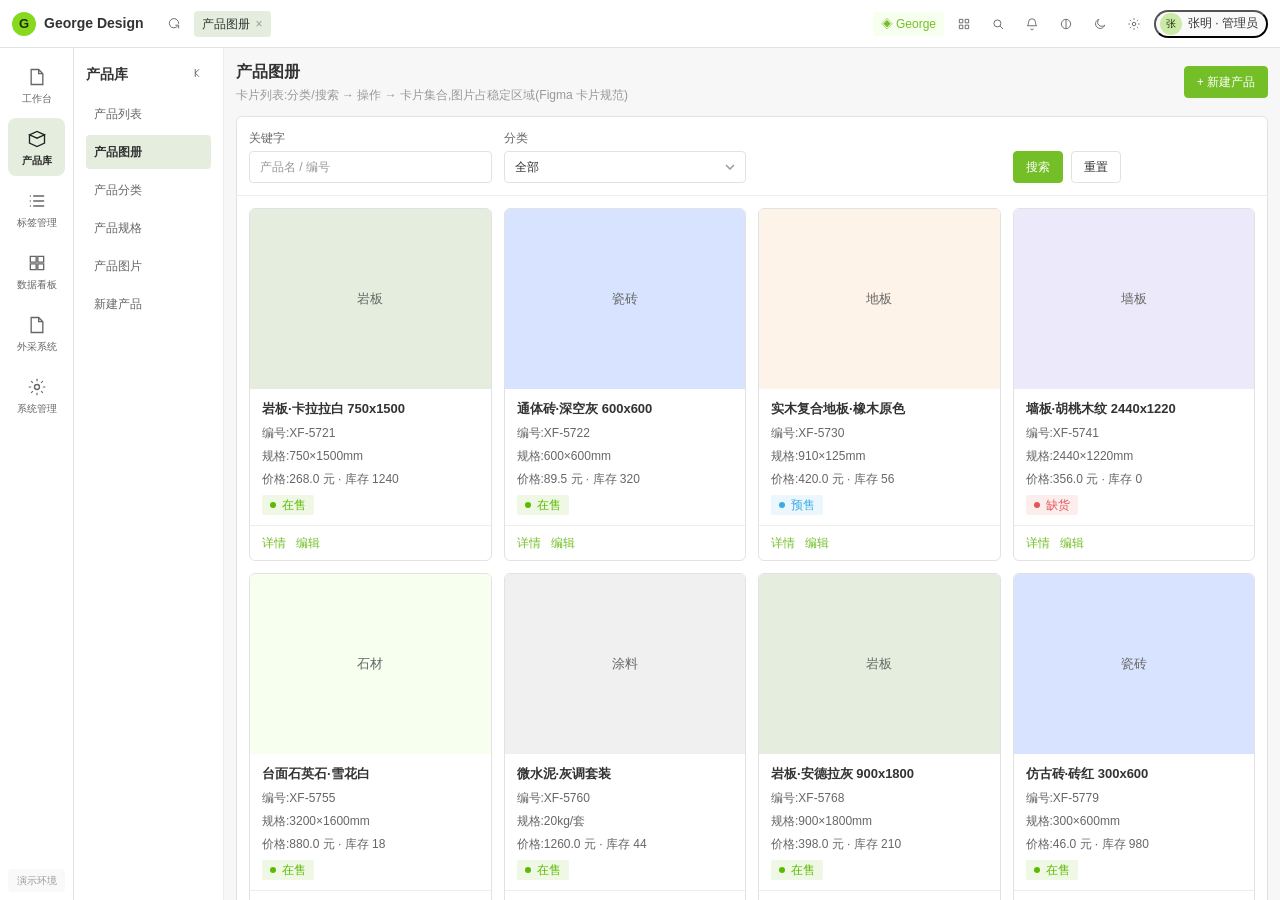
<file: assets/static-kit/assets/pages/cards.html>
<!DOCTYPE html>
<html lang="zh-CN">
<head>
  <meta charset="UTF-8">
  <meta name="viewport" content="width=device-width, initial-scale=1">
  <title>产品图册 · George Design</title>
  <link rel="stylesheet" href="../css/tokens.css">
  <link rel="stylesheet" href="../css/shell.css">
  <link rel="stylesheet" href="../css/components.css">
</head>
<body data-page="prod-cards">
  <template id="page-content">
    <div class="page-head">
      <div>
        <h1 class="page-title">产品图册</h1>
        <p class="page-desc">卡片列表:分类/搜索 → 操作 → 卡片集合,图片占稳定区域(Figma 卡片规范)</p>
      </div>
      <a class="btn primary" href="form.html">+ 新建产品</a>
    </div>
    <div class="panel">
      <div class="filter-bar">
        <div class="filter-grid" style="--filter-cols:4">
          <div class="filter-item"><label>关键字</label><input class="field" id="f-kw" placeholder="产品名 / 编号"></div>
          <div class="filter-item"><label>分类</label><select class="field" id="f-cat"><option value="">全部</option></select></div>
          <div class="filter-item"></div>
          <div class="filter-item filter-actions"><button class="btn primary" id="f-search">搜索</button><button class="btn" id="f-reset">重置</button></div>
        </div>
      </div>
      <div class="card-grid" id="grid" style="--card-cols:4"></div>
      <div class="list-foot"><div class="list-stats">共 <b id="st-total">0</b> 个产品</div><div></div></div>
    </div>
  </template>

  <script src="../js/nav-config.js"></script>
  <script src="../js/data.js"></script>
  <script src="../js/shell.js"></script>
  <script>
  window.onShellReady = function (Shell) {
    var D = window.DEMO_DATA, all = D.products.slice();
    var state = { kw: '', cat: '' };
    Array.from(new Set(all.map(function (p) { return p.cat; }))).forEach(function (c) { document.getElementById('f-cat').innerHTML += '<option>' + c + '</option>'; });
    // 简单色块占位图(避免外链图片,file:// 可离线)
    var palette = ['#e5edde', '#d8e4ff', '#fdf3e8', '#eceafa', '#f7ffef', '#f0f0f0'];
    function thumb(p, i) {
      var c = palette[i % palette.length];
      return '<div class="thumb" style="background:' + c + ';display:flex;align-items:center;justify-content:center;color:var(--g-text-sub);font-size:13px">' + p.cat + '</div>';
    }
    function render() {
      var list = all.filter(function (p) {
        if (state.cat && p.cat !== state.cat) return false;
        if (state.kw && (p.name + p.code).toLowerCase().indexOf(state.kw.toLowerCase()) < 0) return false;
        return true;
      });
      var g = document.getElementById('grid'); g.innerHTML = '';
      if (!list.length) g.innerHTML = '<div class="g-empty" style="grid-column:1/-1">没有符合条件的产品</div>';
      list.forEach(function (p, i) {
        var card = document.createElement('div'); card.className = 'g-card';
        card.innerHTML = thumb(p, i) +
          '<div class="body">' +
            '<div class="c-title" title="' + p.name + '">' + p.name + '</div>' +
            '<div class="c-field">编号:' + p.code + '</div>' +
            '<div class="c-field">规格:' + p.spec + '</div>' +
            '<div class="c-field">价格:' + p.price.toFixed(1) + ' 元 · 库存 ' + p.stock + '</div>' +
            '<div style="margin-top:2px"><span class="tag dot ' + (D.statusTag[p.status] || 'neutral') + '">' + p.status + '</span></div>' +
          '</div>' +
          '<div class="c-ops">' +
            '<a class="link-btn" href="detail.html?id=' + p.id + '">详情</a>' +
            '<a class="link-btn" href="form.html?id=' + p.id + '">编辑</a>' +
          '</div>';
        g.appendChild(card);
      });
      document.getElementById('st-total').textContent = list.length;
    }
    document.getElementById('f-search').onclick = function () { state.kw = document.getElementById('f-kw').value.trim(); state.cat = document.getElementById('f-cat').value; render(); };
    document.getElementById('f-reset').onclick = function () { document.getElementById('f-kw').value = ''; document.getElementById('f-cat').value = ''; state.kw = state.cat = ''; render(); };
    render();
  };
  </script>
</body>
</html>
</file>
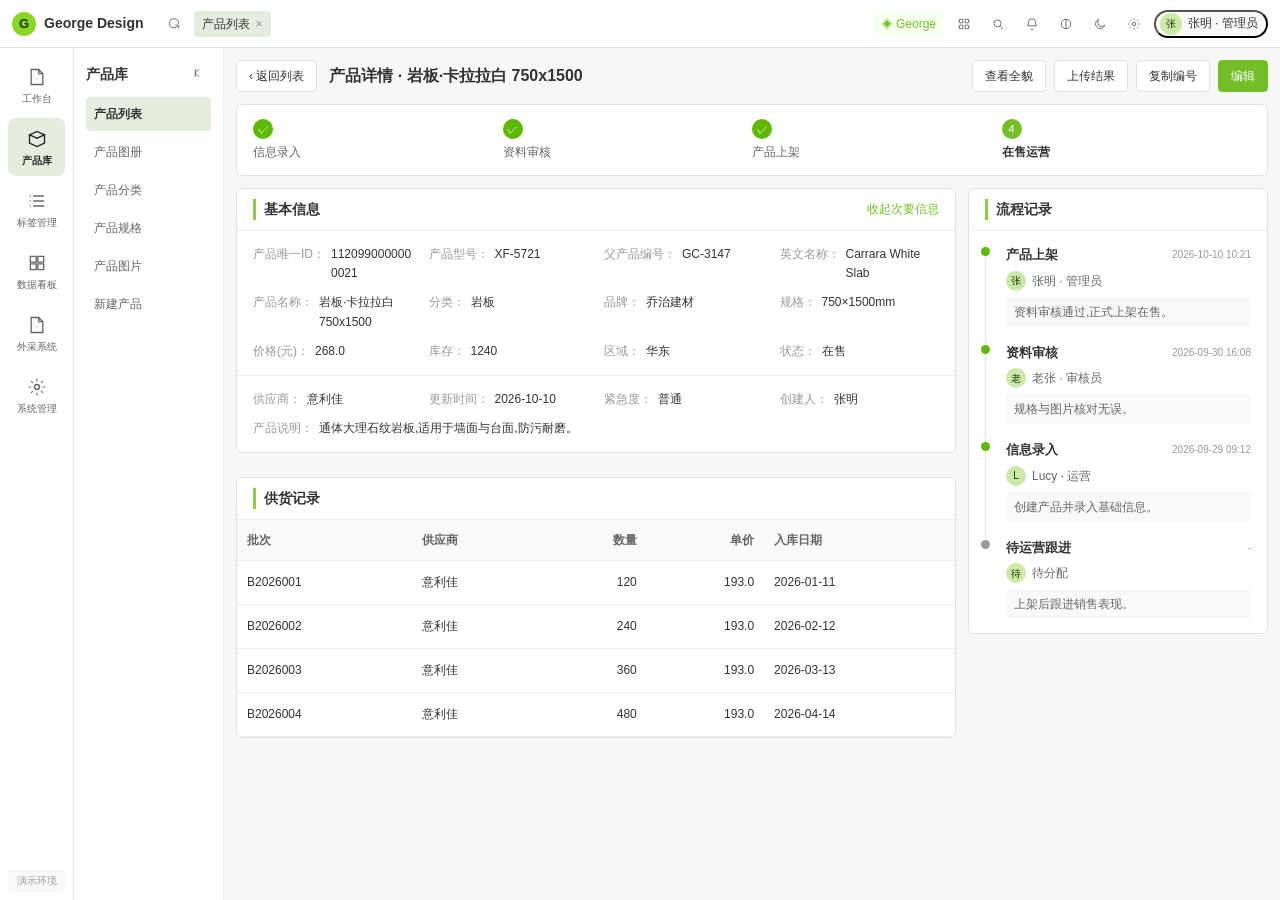
<file: assets/static-kit/assets/pages/detail.html>
<!DOCTYPE html>
<html lang="zh-CN">
<head>
  <meta charset="UTF-8">
  <meta name="viewport" content="width=device-width, initial-scale=1">
  <title>产品详情 · George Design</title>
  <link rel="stylesheet" href="../css/tokens.css">
  <link rel="stylesheet" href="../css/shell.css">
  <link rel="stylesheet" href="../css/components.css">
</head>
<body data-page="prod-list">
  <template id="page-content">
    <div class="page-head">
      <div style="display:flex;align-items:center;gap:12px">
        <a class="btn" href="list.html">‹ 返回列表</a>
        <h1 class="page-title" id="d-title">产品详情</h1>
      </div>
      <div style="display:flex;gap:8px">
        <button class="btn" id="d-full">查看全貌</button>
        <button class="btn" id="d-upload">上传结果</button>
        <button class="btn" id="d-copy">复制编号</button>
        <a class="btn primary" id="d-edit" href="#">编辑</a>
      </div>
    </div>

    <!-- 流程步骤 (R136~R140) -->
    <div class="panel" style="margin-bottom:12px"><div class="detail-steps" id="steps"></div></div>

    <!-- 两栏:左信息 / 右流程记录 (对齐真实详情) -->
    <div class="detail-cols">
      <div class="detail-main">
        <div class="panel">
          <div class="section-head"><h3>基本信息</h3><button class="link-btn" id="toggle-sec">收起次要信息</button></div>
          <div class="info-grid" id="info-main" style="--info-cols:4"></div>
          <div class="info-grid" id="info-sec" style="--info-cols:4;border-top:1px solid var(--g-border-soft)"></div>
        </div>
        <div class="panel">
          <div class="section-head"><h3>供货记录</h3></div>
          <div class="table-wrap" style="max-height:220px;overflow:auto">
            <table class="g-table">
              <thead><tr><th>批次</th><th>供应商</th><th class="num">数量</th><th class="num">单价</th><th>入库日期</th></tr></thead>
              <tbody id="supply-rows"></tbody>
            </table>
          </div>
        </div>
      </div>
      <div class="detail-side">
        <div class="flow-panel">
          <div class="section-head"><h3>流程记录</h3></div>
          <div class="flow-list" id="flow"></div>
        </div>
      </div>
    </div>
  </template>

  <script src="../js/nav-config.js"></script>
  <script src="../js/data.js"></script>
  <script src="../js/shell.js"></script>
  <script>
  window.onShellReady = function (Shell) {
    var D = window.DEMO_DATA;
    var id = new URLSearchParams(location.search).get('id') || 'P001';
    var p = D.products.filter(function (x) { return x.id === id; })[0] || D.products[0];

    document.getElementById('d-title').textContent = '产品详情 · ' + p.name;
    document.getElementById('d-edit').href = 'form.html?id=' + p.id;
    document.getElementById('d-copy').onclick = function () { Shell.toast('已复制:' + p.code, 'success'); };

    // 居中弹窗示例①:查看全貌(只读信息,用 modal 而非贴边面板,避免错位)
    document.getElementById('d-full').onclick = function () {
      var pairs = [
        ['产品唯一ID', p.uid], ['产品型号', p.code], ['父产品编号', p.parent], ['英文名称', p.en],
        ['产品名称', p.name], ['分类', p.cat], ['品牌', p.brand], ['规格', p.spec],
        ['价格(元)', p.price.toFixed(1)], ['库存', p.stock], ['区域', p.region], ['状态', p.status],
        ['供应商', p.supplier], ['更新时间', p.updated], ['紧急度', p.urgency], ['创建人', '张明']
      ];
      var grid = pairs.map(function (kv) {
        return '<div class="info-item"><div class="k">' + kv[0] + '</div><div class="v">' + (kv[1] !== '' && kv[1] != null ? kv[1] : '-') + '</div></div>';
      }).join('');
      Shell.openModal({
        title: '查看全貌 · ' + p.name, size: 'lg',
        body: '<div class="panel"><div class="section-head"><h3>完整信息</h3></div><div class="info-grid" style="--info-cols:3">' + grid + '</div></div>',
        actions: [{ text: '关闭', onClick: Shell.closeModal }]
      });
    };

    // 居中弹窗示例②:上传处理结果(表单型 modal,底部 取消/提交)
    document.getElementById('d-upload').onclick = function () {
      Shell.openModal({
        title: '上传处理结果', size: 'md',
        body: '<div class="form-item wide"><label class="f-label"><span class="req">*</span>处理说明</label>'
            + '<textarea class="field" id="m-note" placeholder="描述本次处理的关键调整/注意点,附件一起回传"></textarea></div>'
            + '<div class="form-item wide" style="margin-top:12px"><label class="f-label"><span class="req">*</span>上传文件</label>'
            + '<div class="upload-dnd">＋ 点击或拖拽文件到此区域上传<div class="u-hint">支持 PNG / JPG / PDF / ZIP</div></div></div>',
        actions: [
          { text: '取消', onClick: Shell.closeModal },
          { text: '提交结果', type: 'primary', onClick: function () {
              var note = (document.getElementById('m-note') || {}).value || '';
              if (!note.trim()) { Shell.toast('请填写处理说明', 'error'); return; }
              Shell.toast('已提交处理结果(演示)', 'success'); Shell.closeModal();
            } }
        ]
      });
    };

    var steps = ['信息录入', '资料审核', '产品上架', '在售运营'];
    var curStep = p.status === '缺货' ? 2 : (p.status === '预售' ? 2 : (p.status === '在售' ? 3 : 1));
    var sbox = document.getElementById('steps');
    steps.forEach(function (s, i) {
      var cls = i < curStep ? 'done' : (i === curStep ? 'current' : '');
      var el = document.createElement('div'); el.className = 'detail-step ' + cls;
      el.innerHTML = '<div class="s-dot">' + (i < curStep ? '✓' : (i + 1)) + '</div><div class="s-label">' + s + '</div>';
      sbox.appendChild(el);
    });

    function info(box, pairs) {
      document.getElementById(box).innerHTML = pairs.map(function (kv) {
        var wide = kv[2] ? ' wide' : '';
        return '<div class="info-item' + wide + '"><div class="k">' + kv[0] + '</div><div class="v">' + (kv[1] != null && kv[1] !== '' ? kv[1] : '-') + '</div></div>';
      }).join('');
    }
    info('info-main', [
      ['产品唯一ID', p.uid], ['产品型号', p.code], ['父产品编号', p.parent], ['英文名称', p.en],
      ['产品名称', p.name], ['分类', p.cat], ['品牌', p.brand], ['规格', p.spec],
      ['价格(元)', p.price.toFixed(1)], ['库存', p.stock], ['区域', p.region], ['状态', p.status]
    ]);
    info('info-sec', [
      ['供应商', p.supplier], ['更新时间', p.updated], ['紧急度', p.urgency], ['创建人', '张明'],
      ['产品说明', p.desc, true]
    ]);

    document.getElementById('toggle-sec').onclick = function () {
      var sec = document.getElementById('info-sec');
      var hidden = sec.style.display === 'none';
      sec.style.display = hidden ? '' : 'none';
      this.textContent = hidden ? '收起次要信息' : '展开次要信息';
    };

    var sup = document.getElementById('supply-rows');
    for (var i = 1; i <= 4; i++) {
      var tr = document.createElement('tr');
      tr.innerHTML = '<td>B' + (2026000 + i) + '</td><td>' + p.supplier + '</td><td class="num">' + (i * 120) + '</td><td class="num">' + (p.price * 0.72).toFixed(1) + '</td><td>2026-0' + i + '-1' + i + '</td>';
      sup.appendChild(tr);
    }

    // 流程记录时间线
    var flow = [
      { title: '产品上架', time: p.updated + ' 10:21', actor: '张明', role: '管理员', note: '资料审核通过,正式上架在售。', status: 'done' },
      { title: '资料审核', time: '2026-09-30 16:08', actor: '老张', role: '审核员', note: '规格与图片核对无误。', status: 'done' },
      { title: '信息录入', time: '2026-09-29 09:12', actor: 'Lucy', role: '运营', note: '创建产品并录入基础信息。', status: 'done' },
      { title: '待运营跟进', time: '-', actor: '待分配', role: '', note: '上架后跟进销售表现。', status: 'pending' }
    ];
    document.getElementById('flow').innerHTML = flow.map(function (f) {
      return '<div class="flow-item ' + (f.status === 'pending' ? 'pending' : '') + '">' +
        '<div class="flow-head"><span class="f-title">' + f.title + '</span><span class="f-time">' + f.time + '</span></div>' +
        '<div class="flow-actor"><span class="avatar">' + f.actor.slice(0, 1) + '</span>' + f.actor + (f.role ? ' · ' + f.role : '') + '</div>' +
        '<div class="flow-note">' + f.note + '</div></div>';
    }).join('');
  };
  </script>
</body>
</html>
</file>
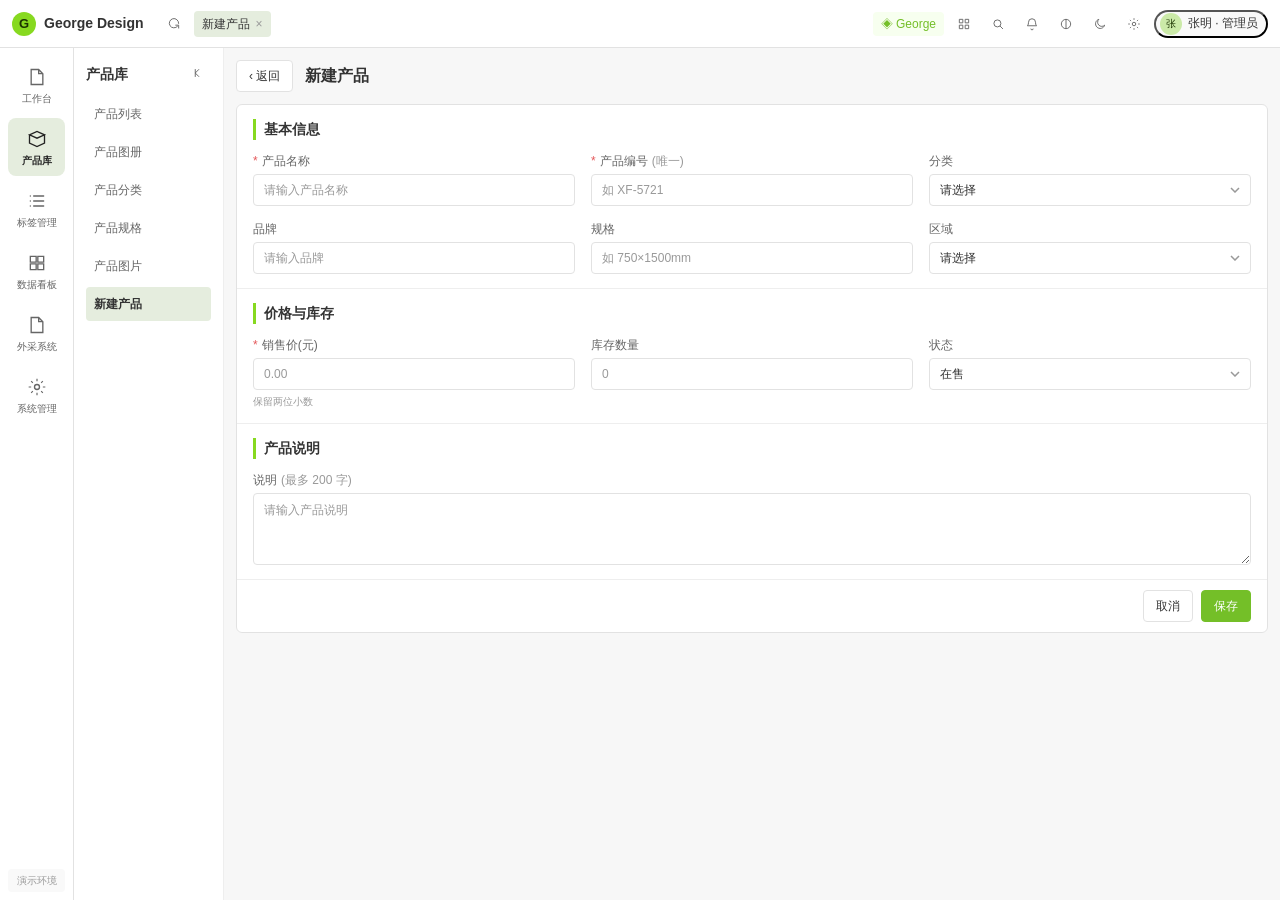
<file: assets/static-kit/assets/pages/form.html>
<!DOCTYPE html>
<html lang="zh-CN">
<head>
  <meta charset="UTF-8">
  <meta name="viewport" content="width=device-width, initial-scale=1">
  <title>新建产品 · George Design</title>
  <link rel="stylesheet" href="../css/tokens.css">
  <link rel="stylesheet" href="../css/shell.css">
  <link rel="stylesheet" href="../css/components.css">
</head>
<body data-page="prod-new">
  <template id="page-content">
    <div class="page-head">
      <div style="display:flex;align-items:center;gap:12px">
        <a class="btn" href="list.html">‹ 返回</a>
        <h1 class="page-title" id="f-title">新建产品</h1>
      </div>
    </div>

    <div class="panel">
      <!-- 模块一:基本信息,3 列栅格 (R155) -->
      <div class="form-module">
        <h3 class="m-title">基本信息</h3>
        <div class="form-grid" style="--form-cols:3">
          <div class="form-item"><div class="f-label"><span class="req">*</span>产品名称</div><input class="field" id="in-name" placeholder="请输入产品名称"></div>
          <div class="form-item"><div class="f-label"><span class="req">*</span>产品编号 <span class="hint">(唯一)</span></div><input class="field" id="in-code" placeholder="如 XF-5721"></div>
          <div class="form-item"><div class="f-label">分类</div>
            <select class="field" id="in-cat"><option value="">请选择</option></select>
          </div>
          <div class="form-item"><div class="f-label">品牌</div><input class="field" id="in-brand" placeholder="请输入品牌"></div>
          <div class="form-item"><div class="f-label">规格</div><input class="field" id="in-spec" placeholder="如 750×1500mm"></div>
          <div class="form-item"><div class="f-label">区域</div>
            <select class="field" id="in-region"><option value="">请选择</option></select>
          </div>
        </div>
      </div>
      <!-- 模块二:价格与库存,单位输入 + 右对齐语义 -->
      <div class="form-module">
        <h3 class="m-title">价格与库存</h3>
        <div class="form-grid" style="--form-cols:3">
          <div class="form-item"><div class="f-label"><span class="req">*</span>销售价(元)</div><input class="field" id="in-price" inputmode="decimal" placeholder="0.00"><div class="f-tip" id="tip-price">保留两位小数</div></div>
          <div class="form-item"><div class="f-label">库存数量</div><input class="field" id="in-stock" inputmode="numeric" placeholder="0"></div>
          <div class="form-item"><div class="f-label">状态</div>
            <select class="field" id="in-status"><option>在售</option><option>预售</option><option>缺货</option><option>停售</option></select>
          </div>
        </div>
      </div>
      <!-- 模块三:长文本 (宽字段 R151 / 长文本换行 R149) -->
      <div class="form-module">
        <h3 class="m-title">产品说明</h3>
        <div class="form-grid" style="--form-cols:1">
          <div class="form-item wide"><div class="f-label">说明 <span class="hint">(最多 200 字)</span></div><textarea class="field" id="in-desc" maxlength="200" placeholder="请输入产品说明"></textarea></div>
        </div>
      </div>
      <!-- 吸底操作栏 -->
      <div class="drawer-foot" style="border-top:1px solid var(--g-border-soft);border-radius:0 0 8px 8px">
        <a class="btn" href="list.html">取消</a>
        <button class="btn primary" id="btn-save">保存</button>
      </div>
    </div>
  </template>

  <script src="../js/nav-config.js"></script>
  <script src="../js/data.js"></script>
  <script src="../js/shell.js"></script>
  <script>
  window.onShellReady = function (Shell) {
    var D = window.DEMO_DATA;
    Array.from(new Set(D.products.map(function (p) { return p.cat; }))).forEach(function (c) { document.getElementById('in-cat').innerHTML += '<option>' + c + '</option>'; });
    Array.from(new Set(D.products.map(function (p) { return p.region; }))).forEach(function (r) { document.getElementById('in-region').innerHTML += '<option>' + r + '</option>'; });

    // 编辑模式:带 ?id= 时回填
    var id = new URLSearchParams(location.search).get('id');
    if (id) {
      var p = D.products.filter(function (x) { return x.id === id; })[0];
      if (p) {
        document.getElementById('f-title').textContent = '编辑产品 · ' + p.name;
        document.getElementById('in-name').value = p.name;
        document.getElementById('in-code').value = p.code;
        document.getElementById('in-cat').value = p.cat;
        document.getElementById('in-brand').value = p.brand;
        document.getElementById('in-spec').value = p.spec;
        document.getElementById('in-region').value = p.region;
        document.getElementById('in-price').value = p.price.toFixed(2);
        document.getElementById('in-stock').value = p.stock;
        document.getElementById('in-status').value = p.status;
        document.getElementById('in-desc').value = p.desc;
      }
    }

    // 失焦校验:异常态保留内容并提示 (R166~R168)
    function markError(item, msg) { item.classList.add('error'); var tip = item.querySelector('.f-tip') || item.appendChild(Object.assign(document.createElement('div'), { className: 'f-tip' })); tip.textContent = msg; }
    function clearError(item, msg) { item.classList.remove('error'); var tip = item.querySelector('.f-tip'); if (tip && msg != null) tip.textContent = msg; }

    var nameEl = document.getElementById('in-name'), nameItem = nameEl.closest('.form-item');
    nameEl.addEventListener('blur', function () { if (!nameEl.value.trim()) markError(nameItem, '产品名称必填'); else clearError(nameItem); });
    var priceEl = document.getElementById('in-price'), priceItem = priceEl.closest('.form-item');
    priceEl.addEventListener('blur', function () {
      if (priceEl.value && isNaN(parseFloat(priceEl.value))) markError(priceItem, '请输入有效数字'); else clearError(priceItem, '保留两位小数');
    });

    document.getElementById('btn-save').onclick = function () {
      var ok = true;
      if (!nameEl.value.trim()) { markError(nameItem, '产品名称必填'); ok = false; }
      if (!document.getElementById('in-code').value.trim()) { var ci = document.getElementById('in-code').closest('.form-item'); markError(ci, '产品编号必填'); ok = false; }
      if (!ok) { Shell.toast('请完善必填项', 'error'); return; }
      Shell.toast('已保存(演示)', 'success');
      setTimeout(function () { location.href = 'list.html'; }, 900);
    };
  };
  </script>
</body>
</html>
</file>
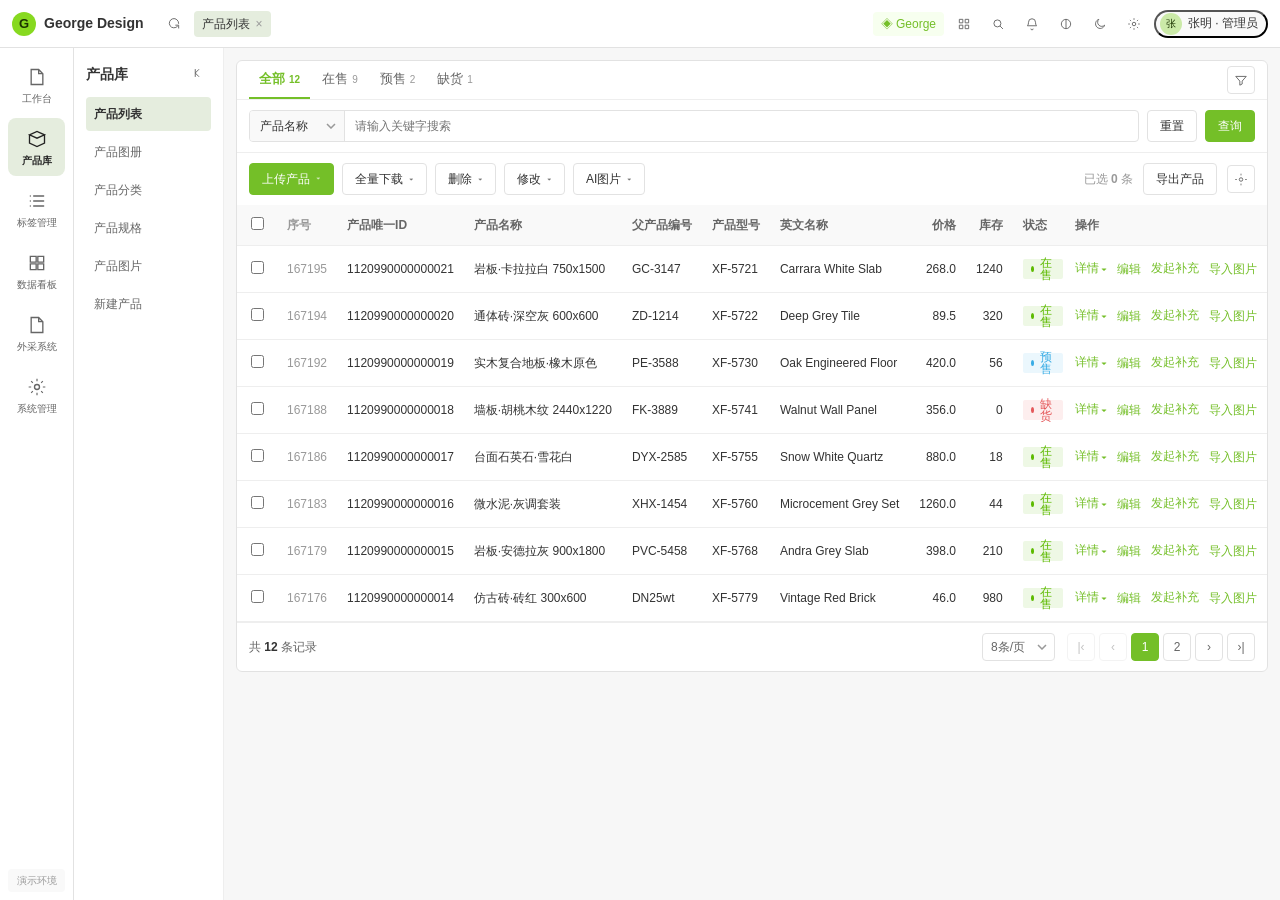
<file: assets/static-kit/assets/pages/list.html>
<!DOCTYPE html>
<html lang="zh-CN">
<head>
  <meta charset="UTF-8">
  <meta name="viewport" content="width=device-width, initial-scale=1">
  <title>产品列表 · George Design</title>
  <link rel="stylesheet" href="../css/tokens.css">
  <link rel="stylesheet" href="../css/shell.css">
  <link rel="stylesheet" href="../css/components.css">
</head>
<body data-page="prod-list">
  <template id="page-content">
    <div class="panel">
      <!-- 内容页签 + 右侧漏斗 (R084~R086) -->
      <div class="list-head">
        <div class="list-tabs" id="tabs"></div>
        <button class="icon-btn" title="高级筛选" id="btn-filter"><svg viewBox="0 0 24 24"><path d="M3 5h18l-7 8v5l-4 2v-7z" fill="none" stroke="currentColor" stroke-width="1.6" stroke-linejoin="round"/></svg></button>
      </div>
      <!-- 一体式搜索:[下拉|输入框…][重置][查询] -->
      <div class="filter-inline">
        <div class="search-combo">
          <select id="f-field">
            <option value="name">产品名称</option>
            <option value="uid">产品唯一ID</option>
            <option value="code">产品型号</option>
          </select>
          <input id="f-kw" placeholder="请输入关键字搜索">
        </div>
        <button class="btn" id="f-reset">重置</button>
        <button class="btn primary" id="f-search">查询</button>
      </div>
      <!-- 操作工具栏:左侧动作(带▾) + 右侧 已选/导出/设置 -->
      <div class="op-bar">
        <div class="op-left">
          <a class="btn primary" href="form.html">上传产品 <span class="caret">▾</span></a>
          <button class="btn" id="op-download">全量下载 <span class="caret">▾</span></button>
          <button class="btn" id="op-del">删除 <span class="caret">▾</span></button>
          <button class="btn" id="op-edit">修改 <span class="caret">▾</span></button>
          <button class="btn" id="op-ai">AI图片 <span class="caret">▾</span></button>
        </div>
        <div class="op-right">
          <span class="sel-count">已选 <b id="sel-n">0</b> 条</span>
          <button class="btn" id="op-export">导出产品</button>
          <button class="icon-btn" title="列设置" id="op-cols"><svg viewBox="0 0 24 24"><circle cx="12" cy="12" r="3" fill="none" stroke="currentColor" stroke-width="1.6"/><path d="M12 2v3M12 19v3M2 12h3M19 12h3" stroke="currentColor" stroke-width="1.4"/></svg></button>
        </div>
      </div>
      <!-- 表格 (R102~R108) -->
      <div class="table-wrap">
        <table class="g-table">
          <thead><tr>
            <th class="col-check"><input type="checkbox" id="check-all"></th>
            <th class="col-idx">序号</th>
            <th>产品唯一ID</th><th>产品名称</th><th>父产品编号</th><th>产品型号</th>
            <th>英文名称</th><th class="num">价格</th><th class="num">库存</th><th>状态</th><th>主图</th>
            <th class="col-op">操作</th>
          </tr></thead>
          <tbody id="rows"></tbody>
        </table>
      </div>
      <!-- 分页 + 统计 (R112~R117) -->
      <div class="list-foot">
        <div class="list-stats">共 <b id="st-total">0</b> 条记录</div>
        <div class="foot-right">
          <select class="page-size" id="page-size"><option value="8">8条/页</option><option value="12">12条/页</option><option value="20">20条/页</option></select>
          <div class="pager" id="pager"></div>
        </div>
      </div>
    </div>
  </template>

  <script src="../js/nav-config.js"></script>
  <script src="../js/data.js"></script>
  <script src="../js/shell.js"></script>
  <script>
  window.onShellReady = function (Shell) {
    var D = window.DEMO_DATA, all = D.products.slice();
    var state = { tab: '全部', field: 'name', kw: '', page: 1, size: 8, sel: {} };
    var tabs = [['全部'], ['在售'], ['预售'], ['缺货']];

    function filtered() {
      return all.filter(function (p) {
        if (state.tab !== '全部' && p.status !== state.tab) return false;
        if (state.kw) { var k = state.kw.toLowerCase(); if (String(p[state.field] || '').toLowerCase().indexOf(k) < 0) return false; }
        return true;
      });
    }
    function renderTabs() {
      var box = document.getElementById('tabs'); box.innerHTML = '';
      tabs.forEach(function (t) {
        var name = t[0];
        var n = name === '全部' ? all.length : all.filter(function (p) { return p.status === name; }).length;
        var b = document.createElement('button');
        b.className = 'list-tab' + (state.tab === name ? ' active' : '');
        b.innerHTML = name + ' <span class="count">' + (n > 99 ? '99+' : n) + '</span>';
        b.onclick = function () { state.tab = name; state.page = 1; state.sel = {}; render(); };
        box.appendChild(b);
      });
    }
    function render() {
      renderTabs();
      var list = filtered();
      var start = (state.page - 1) * state.size;
      var pageRows = list.slice(start, start + state.size);
      var tb = document.getElementById('rows'); tb.innerHTML = '';
      if (!pageRows.length) tb.innerHTML = '<tr><td colspan="12"><div class="g-empty">没有符合条件的产品</div></td></tr>';
      pageRows.forEach(function (p) {
        var tr = document.createElement('tr');
        tr.innerHTML =
          '<td class="col-check"><input type="checkbox" data-id="' + p.id + '" ' + (state.sel[p.id] ? 'checked' : '') + '></td>' +
          '<td class="col-idx">' + p.seq + '</td>' +
          '<td>' + p.uid + '</td>' +
          '<td class="ellipsis" title="' + p.name + '">' + p.name + '</td>' +
          '<td>' + p.parent + '</td>' +
          '<td>' + p.code + '</td>' +
          '<td class="ellipsis" title="' + p.en + '">' + p.en + '</td>' +
          '<td class="num">' + p.price.toFixed(1) + '</td>' +
          '<td class="num">' + p.stock + '</td>' +
          '<td><span class="tag dot ' + (D.statusTag[p.status] || 'neutral') + '">' + p.status + '</span></td>' +
          '<td><img class="cell-thumb" src="' + p.thumb + '" alt=""></td>' +
          '<td class="col-op"><div class="row-ops">' +
            '<button class="link-btn" data-view="' + p.id + '">详情 <span class="caret">▾</span></button>' +
            '<a class="link-btn" href="form.html?id=' + p.id + '">编辑</a>' +
            '<button class="link-btn" data-supply="' + p.id + '">发起补充</button>' +
            '<a class="link-btn" href="cards.html">导入图片</a>' +
          '</div></td>';
        tb.appendChild(tr);
      });
      tb.querySelectorAll('input[type=checkbox]').forEach(function (cb) {
        cb.onchange = function () { if (cb.checked) state.sel[cb.dataset.id] = true; else delete state.sel[cb.dataset.id]; updateBulk(); };
      });
      tb.querySelectorAll('[data-view]').forEach(function (btn) { btn.onclick = function () { openView(btn.getAttribute('data-view')); }; });
      tb.querySelectorAll('[data-supply]').forEach(function (btn) { btn.onclick = function () { Shell.toast('已发起补充申请(演示)', 'success'); }; });
      document.getElementById('st-total').textContent = list.length;
      renderPager(list.length);
      updateBulk();
    }
    function renderPager(total) {
      var pages = Math.max(1, Math.ceil(total / state.size));
      var box = document.getElementById('pager'); box.innerHTML = '';
      function pg(label, page, disabled, active) {
        var b = document.createElement('button'); b.className = 'pg' + (active ? ' active' : ''); b.textContent = label; b.disabled = disabled;
        b.onclick = function () { state.page = page; render(); }; box.appendChild(b);
      }
      pg('|‹', 1, state.page <= 1);
      pg('‹', state.page - 1, state.page <= 1);
      for (var i = 1; i <= pages; i++) pg(i, i, false, i === state.page);
      pg('›', state.page + 1, state.page >= pages);
      pg('›|', pages, state.page >= pages);
    }
    function updateBulk() {
      document.getElementById('sel-n').textContent = Object.keys(state.sel).length;
    }
    function openView(id) {
      var p = all.filter(function (x) { return x.id === id; })[0]; if (!p) return;
      Shell.openDrawer({
        title: '产品详情 · ' + p.name,
        body: '<div class="panel"><div class="section-head"><h3>基本信息</h3></div><div class="info-grid" style="--info-cols:2">' +
          [['产品唯一ID', p.uid], ['产品型号', p.code], ['父产品编号', p.parent], ['英文名称', p.en],
           ['分类', p.cat], ['品牌', p.brand], ['规格', p.spec], ['价格', p.price.toFixed(1) + ' 元'],
           ['库存', p.stock], ['区域', p.region], ['供应商', p.supplier], ['状态', p.status]]
            .map(function (kv) { return '<div class="info-item"><div class="k">' + kv[0] + '</div><div class="v">' + (kv[1] || '-') + '</div></div>'; }).join('') +
          '<div class="info-item wide"><div class="k">产品说明</div><div class="v">' + p.desc + '</div></div>' +
          '</div></div>',
        actions: [{ text: '关闭', onClick: Shell.closeDrawer }, { text: '查看完整详情', primary: true, onClick: function () { location.href = 'detail.html?id=' + p.id; } }]
      });
    }

    document.getElementById('f-search').onclick = function () { state.field = document.getElementById('f-field').value; state.kw = document.getElementById('f-kw').value.trim(); state.page = 1; render(); };
    document.getElementById('f-reset').onclick = function () { document.getElementById('f-kw').value = ''; state.kw = ''; state.page = 1; render(); };
    document.getElementById('f-kw').addEventListener('keydown', function (e) { if (e.key === 'Enter') document.getElementById('f-search').click(); });
    document.getElementById('page-size').onchange = function (e) { state.size = parseInt(e.target.value, 10); state.page = 1; render(); };
    document.getElementById('check-all').onchange = function (e) {
      filtered().slice((state.page - 1) * state.size, state.page * state.size).forEach(function (p) { if (e.target.checked) state.sel[p.id] = true; else delete state.sel[p.id]; });
      render();
    };
    ['op-download', 'op-del', 'op-edit', 'op-ai', 'op-export', 'op-cols', 'btn-filter'].forEach(function (id) {
      var el = document.getElementById(id); if (el) el.onclick = function () { Shell.toast('该操作为演示占位'); };
    });
    render();
  };
  </script>
</body>
</html>
</file>
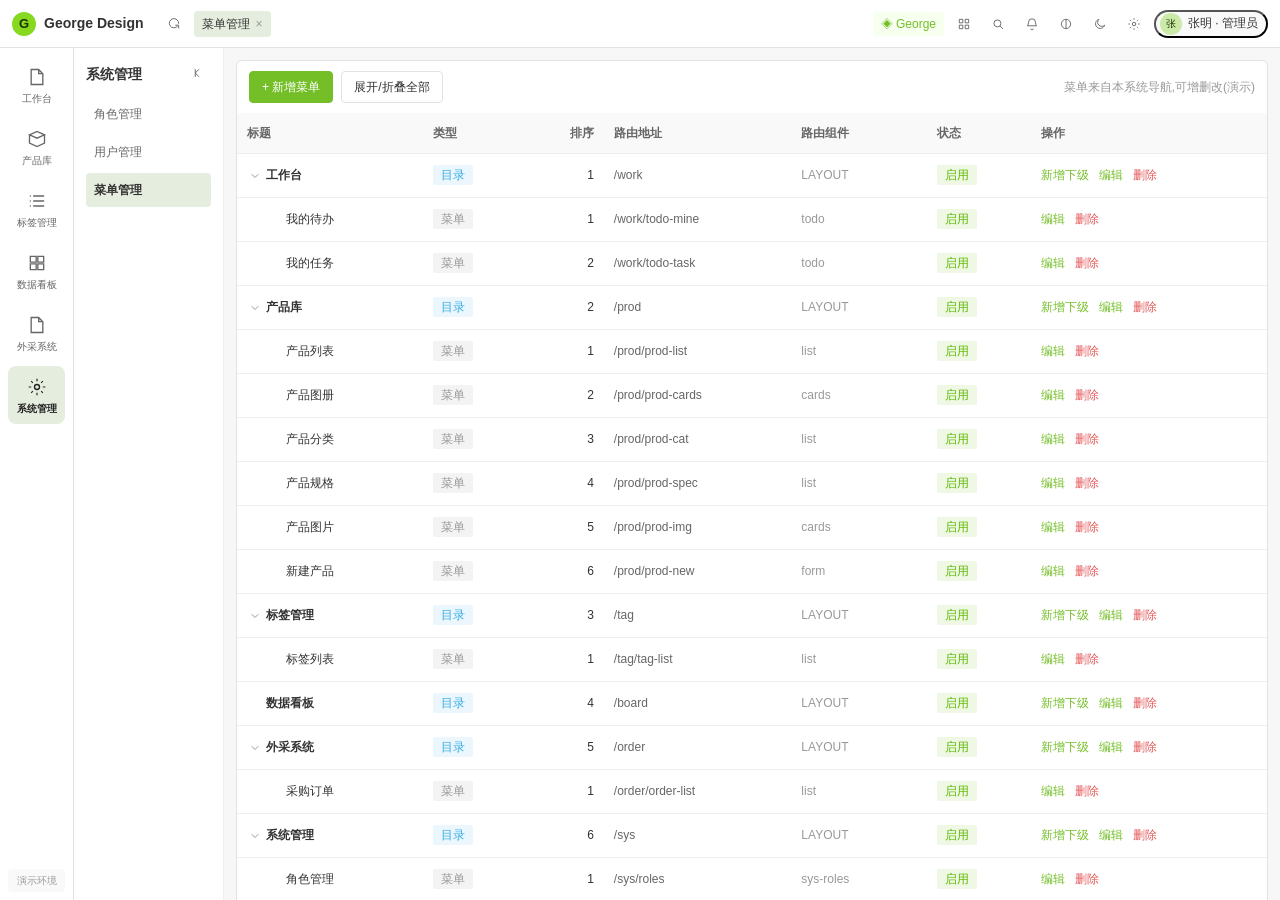
<file: assets/static-kit/assets/pages/sys-menus.html>
<!DOCTYPE html>
<html lang="zh-CN">
<head>
  <meta charset="UTF-8">
  <meta name="viewport" content="width=device-width, initial-scale=1">
  <title>菜单管理 · 系统管理</title>
  <link rel="stylesheet" href="../css/tokens.css">
  <link rel="stylesheet" href="../css/shell.css">
  <link rel="stylesheet" href="../css/components.css">
</head>
<body data-page="sys-menus">
  <template id="page-content">
    <div class="panel">
      <div class="op-bar">
        <div class="op-left"><button class="btn primary" id="op-add">+ 新增菜单</button><button class="btn" id="op-expand">展开/折叠全部</button></div>
        <div class="op-right"><span class="sel-count">菜单来自本系统导航,可增删改(演示)</span></div>
      </div>
      <div class="table-wrap">
        <table class="g-table">
          <thead><tr>
            <th>标题</th><th>类型</th><th class="num">排序</th><th>路由地址</th><th>路由组件</th><th>状态</th><th class="col-op">操作</th>
          </tr></thead>
          <tbody id="rows"></tbody>
        </table>
      </div>
    </div>
  </template>

  <script src="../js/nav-config.js"></script>
  <script src="../js/sys-data.js"></script>
  <script src="../js/shell.js"></script>
  <script>
  window.onShellReady = function (Shell) {
    var state = window.SYS.load();
    var collapsed = {}; // 目录 id -> true 表示折叠

    function esc(s) { return String(s == null ? '' : s).replace(/[&<>"]/g, function (c) { return ({ '&': '&amp;', '<': '&lt;', '>': '&gt;', '"': '&quot;' })[c]; }); }

    function render() {
      var tb = document.getElementById('rows'); tb.innerHTML = '';
      state.menus.sort(function (a, b) { return a.order - b.order; });
      state.menus.forEach(function (m) {
        tb.appendChild(rowEl(m, 0, true));
        if (!collapsed[m.id]) (m.children || []).slice().sort(function (a, b) { return a.order - b.order; }).forEach(function (c) {
          tb.appendChild(rowEl(c, 1, false, m.id));
        });
      });
      bind();
    }

    function rowEl(node, depth, isDir, parentId) {
      var tr = document.createElement('tr');
      var hasChildren = node.children && node.children.length;
      var caret = isDir && hasChildren
        ? '<span class="menu-caret ' + (collapsed[node.id] ? 'collapsed' : '') + '" data-caret="' + node.id + '"><svg viewBox="0 0 24 24" width="12" height="12"><path d="M6 9l6 6 6-6" stroke="currentColor" stroke-width="2" fill="none" stroke-linecap="round"/></svg></span>'
        : '<span class="menu-caret leaf"></span>';
      tr.innerHTML =
        '<td style="font-weight:' + (isDir ? '600' : '400') + '"><span style="display:inline-block;width:' + (depth * 20) + 'px"></span>' + caret + ' ' + esc(node.title) + '</td>' +
        '<td><span class="tag ' + (node.type === '目录' ? 'info' : 'neutral') + '">' + node.type + '</span></td>' +
        '<td class="num">' + node.order + '</td>' +
        '<td style="color:var(--g-text-sub)">' + esc(node.path || '-') + '</td>' +
        '<td style="color:var(--g-text-weak)">' + esc(node.component || '-') + '</td>' +
        '<td><span class="tag ' + (node.status === '启用' ? 'success' : 'error') + '">' + node.status + '</span></td>' +
        '<td class="col-op"><div class="row-ops">' +
          (isDir ? '<button class="link-btn" data-addsub="' + node.id + '">新增下级</button>' : '') +
          '<button class="link-btn" data-edit="' + node.id + '" data-parent="' + (parentId || '') + '">编辑</button>' +
          '<button class="link-btn danger" data-del="' + node.id + '" data-parent="' + (parentId || '') + '">删除</button>' +
        '</div></td>';
      return tr;
    }

    function bind() {
      var tb = document.getElementById('rows');
      tb.querySelectorAll('[data-caret]').forEach(function (c) { c.onclick = function () { var id = c.getAttribute('data-caret'); collapsed[id] = !collapsed[id]; render(); }; });
      tb.querySelectorAll('[data-edit]').forEach(function (b) { b.onclick = function () { openEdit(b.getAttribute('data-edit'), b.getAttribute('data-parent')); }; });
      tb.querySelectorAll('[data-del]').forEach(function (b) { b.onclick = function () { del(b.getAttribute('data-del'), b.getAttribute('data-parent')); }; });
      tb.querySelectorAll('[data-addsub]').forEach(function (b) { b.onclick = function () { openEdit(null, b.getAttribute('data-addsub')); }; });
    }

    function findNode(id, parentId) {
      if (parentId) { var p = state.menus.filter(function (m) { return m.id === parentId; })[0]; return p ? (p.children || []).filter(function (c) { return c.id === id; })[0] : null; }
      return state.menus.filter(function (m) { return m.id === id; })[0];
    }

    function del(id, parentId) {
      var node = findNode(id, parentId); if (!node) return;
      Shell.openModal({ title: '删除菜单', size: 'sm', fullscreenable: false,
        body: '<p style="margin:4px 0">确认删除菜单 <b>' + esc(node.title) + '</b>' + (node.children && node.children.length ? ' 及其下级' : '') + '?</p>',
        actions: [ { text: '取消', onClick: Shell.closeModal }, { text: '确认删除', type: 'danger', onClick: function () {
          if (parentId) { var p = state.menus.filter(function (m) { return m.id === parentId; })[0]; p.children = (p.children || []).filter(function (c) { return c.id !== id; }); }
          else state.menus = state.menus.filter(function (m) { return m.id !== id; });
          window.SYS.save(state); Shell.closeModal(); Shell.toast('已删除', 'success'); render();
        } } ] });
    }

    function openEdit(id, parentId) {
      var node = id ? findNode(id, parentId) : null;
      var isNew = !node;
      var addingSub = isNew && parentId; // 新增下级
      node = node || { id: '', title: '', type: addingSub ? '菜单' : '目录', order: 1, path: '', component: addingSub ? 'View' : 'LAYOUT', status: '启用' };
      Shell.openModal({
        title: isNew ? (addingSub ? '新增下级菜单' : '新增菜单') : '编辑菜单', size: 'md',
        body: '<form id="m-form" class="form-grid" style="--form-cols:2">' +
          '<div class="form-item"><div class="f-label">标题 <span class="req">*</span></div><input class="field" id="m-title" value="' + esc(node.title) + '"><div class="f-tip" id="tip-title"></div></div>' +
          '<div class="form-item"><div class="f-label">类型</div><div class="radio-row"><label><input type="radio" name="m-type" value="目录" ' + (node.type === '目录' ? 'checked' : '') + '> 目录</label><label><input type="radio" name="m-type" value="菜单" ' + (node.type !== '目录' ? 'checked' : '') + '> 菜单</label></div></div>' +
          '<div class="form-item"><div class="f-label">排序</div><input type="number" class="field" id="m-order" value="' + node.order + '"></div>' +
          '<div class="form-item"><div class="f-label">状态</div><div class="radio-row"><label><input type="radio" name="m-status" value="停用" ' + (node.status === '停用' ? 'checked' : '') + '> 停用</label><label><input type="radio" name="m-status" value="启用" ' + (node.status !== '停用' ? 'checked' : '') + '> 启用</label></div></div>' +
          '<div class="form-item"><div class="f-label">路由地址</div><input class="field" id="m-path" value="' + esc(node.path) + '" placeholder="/example"></div>' +
          '<div class="form-item"><div class="f-label">路由组件</div><input class="field" id="m-comp" value="' + esc(node.component) + '" placeholder="LAYOUT / View"></div>' +
        '</form>',
        actions: [ { text: '取消', onClick: Shell.closeModal }, { text: '确认', type: 'primary', onClick: function () {
          var title = document.getElementById('m-title').value.trim();
          document.querySelectorAll('#m-form .form-item').forEach(function (fi) { fi.classList.remove('error'); });
          if (!title) { document.getElementById('m-title').closest('.form-item').classList.add('error'); document.getElementById('tip-title').textContent = '请输入标题'; return; }
          var patch = {
            title: title,
            type: (document.querySelector('input[name=m-type]:checked') || {}).value || '菜单',
            order: Number(document.getElementById('m-order').value) || 1,
            status: (document.querySelector('input[name=m-status]:checked') || {}).value || '启用',
            path: document.getElementById('m-path').value.trim(),
            component: document.getElementById('m-comp').value.trim()
          };
          if (isNew) {
            var newId = 'menu_' + Date.now().toString(36);
            if (addingSub) { var p = state.menus.filter(function (m) { return m.id === parentId; })[0]; p.children = p.children || []; p.children.push(Object.assign({ id: newId }, patch)); }
            else state.menus.push(Object.assign({ id: newId, children: [] }, patch));
          } else { for (var k in patch) node[k] = patch[k]; }
          window.SYS.save(state); Shell.closeModal(); Shell.toast(isNew ? '菜单已新增' : '菜单已保存', 'success'); render();
        } } ]
      });
    }

    document.getElementById('op-add').onclick = function () { openEdit(null, null); };
    document.getElementById('op-expand').onclick = function () {
      var anyOpen = state.menus.some(function (m) { return !collapsed[m.id] && m.children && m.children.length; });
      state.menus.forEach(function (m) { collapsed[m.id] = anyOpen; });
      render();
    };
    render();
  };
  </script>
</body>
</html>
</file>
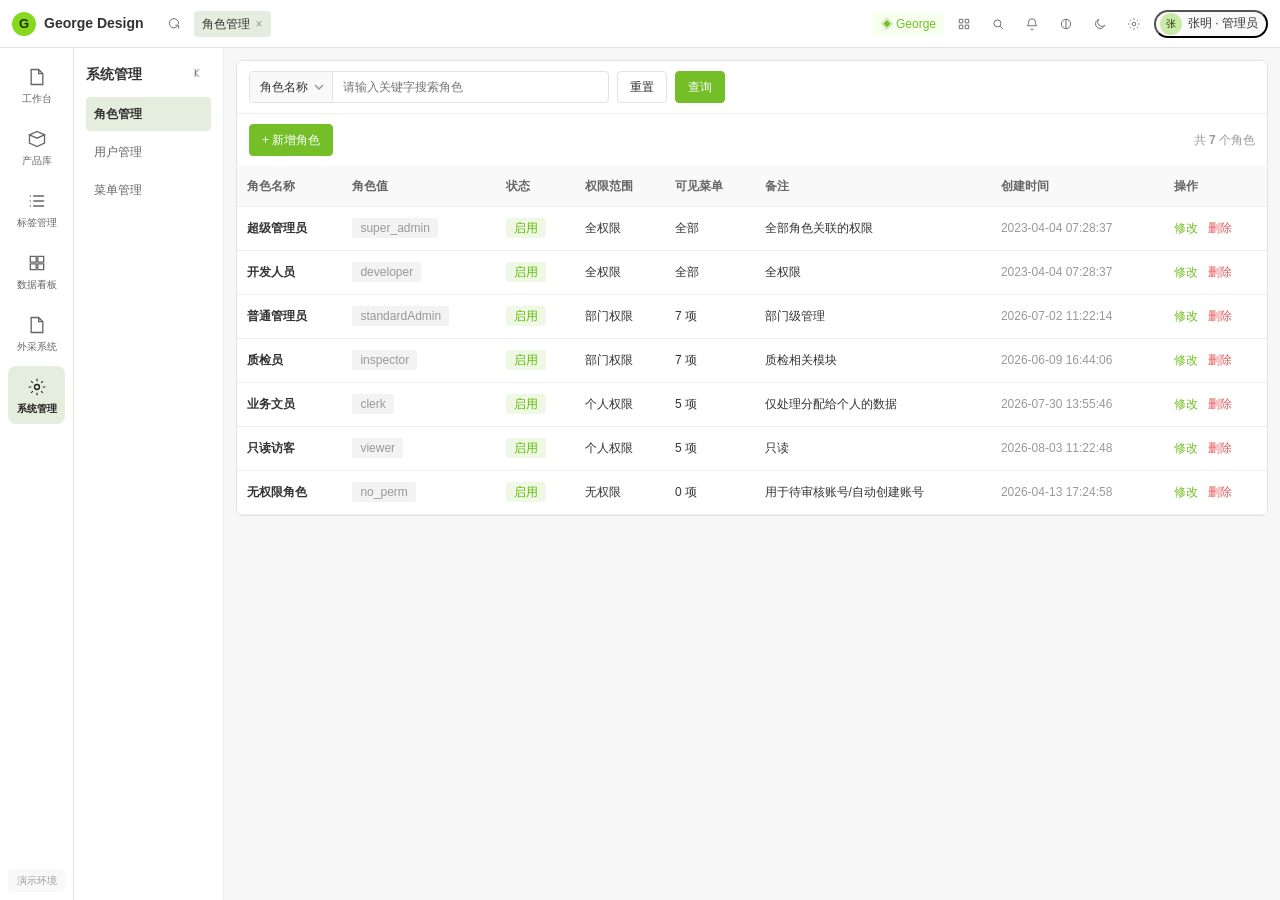
<file: assets/static-kit/assets/pages/sys-roles.html>
<!DOCTYPE html>
<html lang="zh-CN">
<head>
  <meta charset="UTF-8">
  <meta name="viewport" content="width=device-width, initial-scale=1">
  <title>角色管理 · 系统管理</title>
  <link rel="stylesheet" href="../css/tokens.css">
  <link rel="stylesheet" href="../css/shell.css">
  <link rel="stylesheet" href="../css/components.css">
</head>
<body data-page="sys-roles">
  <template id="page-content">
    <div class="panel">
      <div class="filter-inline">
        <div class="search-combo" style="max-width:360px">
          <select id="f-field"><option value="name">角色名称</option><option value="code">角色值</option></select>
          <input id="f-kw" placeholder="请输入关键字搜索角色">
        </div>
        <button class="btn" id="f-reset">重置</button>
        <button class="btn primary" id="f-go">查询</button>
      </div>
      <div class="op-bar">
        <div class="op-left"><button class="btn primary" id="op-add">+ 新增角色</button></div>
        <div class="op-right"><span class="sel-count">共 <b id="total">0</b> 个角色</span></div>
      </div>
      <div class="table-wrap">
        <table class="g-table">
          <thead><tr>
            <th>角色名称</th><th>角色值</th><th>状态</th><th>权限范围</th><th>可见菜单</th><th>备注</th><th>创建时间</th><th class="col-op">操作</th>
          </tr></thead>
          <tbody id="rows"></tbody>
        </table>
      </div>
    </div>
  </template>

  <script src="../js/nav-config.js"></script>
  <script src="../js/sys-data.js"></script>
  <script src="../js/shell.js"></script>
  <script>
  window.onShellReady = function (Shell) {
    var state = window.SYS.load();
    var kw = '', field = 'name';
    var titles = window.SYS.titleMap(state.menus);

    function esc(s) { return String(s == null ? '' : s).replace(/[&<>"]/g, function (c) { return ({ '&': '&amp;', '<': '&lt;', '>': '&gt;', '"': '&quot;' })[c]; }); }

    function filtered() {
      return state.roles.filter(function (r) { return !kw || String(r[field] || '').toLowerCase().indexOf(kw.toLowerCase()) >= 0; });
    }

    function render() {
      var list = filtered();
      var tb = document.getElementById('rows'); tb.innerHTML = '';
      if (!list.length) tb.innerHTML = '<tr><td colspan="8"><div class="g-empty">没有符合条件的角色</div></td></tr>';
      list.forEach(function (r) {
        var tr = document.createElement('tr');
        tr.innerHTML =
          '<td style="font-weight:600">' + esc(r.name) + '</td>' +
          '<td><span class="tag neutral">' + esc(r.code) + '</span></td>' +
          '<td><span class="tag ' + (r.status === '启用' ? 'success' : 'error') + '">' + r.status + '</span></td>' +
          '<td>' + r.scope + '</td>' +
          '<td>' + (r.scope === '全权限' ? '全部' : (r.menus || []).length + ' 项') + '</td>' +
          '<td class="ellipsis" title="' + esc(r.remark) + '">' + esc(r.remark || '-') + '</td>' +
          '<td style="color:var(--g-text-weak)">' + (r.created || '-') + '</td>' +
          '<td class="col-op"><div class="row-ops"><button class="link-btn" data-edit="' + r.id + '">修改</button><button class="link-btn danger" data-del="' + r.id + '">删除</button></div></td>';
        tb.appendChild(tr);
      });
      tb.querySelectorAll('[data-edit]').forEach(function (b) { b.onclick = function () { openEdit(b.getAttribute('data-edit')); }; });
      tb.querySelectorAll('[data-del]').forEach(function (b) { b.onclick = function () { del(b.getAttribute('data-del')); }; });
      document.getElementById('total').textContent = state.roles.length;
    }

    function del(id) {
      var r = state.roles.filter(function (x) { return x.id === id; })[0]; if (!r) return;
      Shell.openModal({ title: '删除角色', size: 'sm', fullscreenable: false,
        body: '<p style="margin:4px 0">确认删除角色 <b>' + esc(r.name) + '</b>?绑定该角色的用户将变为无权限。</p>',
        actions: [ { text: '取消', onClick: Shell.closeModal },
          { text: '确认删除', type: 'danger', onClick: function () {
            state.roles = state.roles.filter(function (x) { return x.id !== id; });
            window.SYS.save(state); Shell.closeModal(); Shell.toast('已删除', 'success'); render();
          } } ] });
    }

    // 权限树:目录(全选) + 菜单叶子;工具 展开/折叠、全选/全不选
    function permTreeHtml(checkedIds) {
      var set = {}; (checkedIds || []).forEach(function (id) { set[id] = true; });
      var html = '<div class="perm-tools">' +
        '<label><input type="checkbox" id="pt-expand" checked> 展开/折叠</label>' +
        '<label><input type="checkbox" id="pt-all"> 全选/全不选</label></div><div class="perm-tree" id="pt-tree">';
      state.menus.forEach(function (m) {
        var kids = m.children || [];
        var leafIds = kids.length ? kids.map(function (c) { return c.id; }) : [m.id];
        var allChecked = leafIds.every(function (id) { return set[id]; });
        html += '<div class="perm-group" data-group="' + m.id + '">' +
          '<div class="pg-head"><span class="tree-caret" data-caret="' + m.id + '">▾</span>' +
          '<label><input type="checkbox" class="pg-check" data-group-check="' + m.id + '" ' + (allChecked ? 'checked' : '') + '> ' + esc(m.title) + '</label></div>' +
          '<div class="perm-children" data-children="' + m.id + '">';
        if (kids.length) kids.forEach(function (c) {
          html += '<label class="perm-leaf"><input type="checkbox" class="leaf-check" data-leaf="' + c.id + '" data-of="' + m.id + '" ' + (set[c.id] ? 'checked' : '') + '> ' + esc(c.title) + '</label>';
        }); else html += '<label class="perm-leaf"><input type="checkbox" class="leaf-check" data-leaf="' + m.id + '" data-of="' + m.id + '" ' + (set[m.id] ? 'checked' : '') + '> (本目录)</label>';
        html += '</div></div>';
      });
      return html + '</div>';
    }

    function bindPermTree(root) {
      // 目录勾选 → 子级联动
      root.querySelectorAll('.pg-check').forEach(function (gc) {
        gc.onchange = function () {
          root.querySelectorAll('.leaf-check[data-of="' + gc.getAttribute('data-group-check') + '"]').forEach(function (lc) { lc.checked = gc.checked; });
        };
      });
      // 子级勾选 → 回写目录态
      root.querySelectorAll('.leaf-check').forEach(function (lc) {
        lc.onchange = function () {
          var of = lc.getAttribute('data-of');
          var leaves = root.querySelectorAll('.leaf-check[data-of="' + of + '"]');
          var all = true; leaves.forEach(function (x) { if (!x.checked) all = false; });
          var gc = root.querySelector('.pg-check[data-group-check="' + of + '"]'); if (gc) gc.checked = all;
        };
      });
      // 展开/折叠
      root.querySelectorAll('[data-caret]').forEach(function (ca) {
        ca.onclick = function () {
          var box = root.querySelector('[data-children="' + ca.getAttribute('data-caret') + '"]');
          var collapsed = ca.classList.toggle('collapsed'); box.style.display = collapsed ? 'none' : '';
        };
      });
      var expand = root.querySelector('#pt-expand');
      if (expand) expand.onchange = function () {
        root.querySelectorAll('[data-caret]').forEach(function (ca) {
          var box = root.querySelector('[data-children="' + ca.getAttribute('data-caret') + '"]');
          if (expand.checked) { ca.classList.remove('collapsed'); box.style.display = ''; }
          else { ca.classList.add('collapsed'); box.style.display = 'none'; }
        });
      };
      var all = root.querySelector('#pt-all');
      if (all) all.onchange = function () {
        root.querySelectorAll('.leaf-check,.pg-check').forEach(function (x) { x.checked = all.checked; });
      };
    }

    function openEdit(id) {
      var r = id ? state.roles.filter(function (x) { return x.id === id; })[0] : null;
      var isNew = !r;
      r = r || { id: '', name: '', code: '', status: '启用', scope: '部门权限', menus: [], remark: '' };
      Shell.openModal({
        title: isNew ? '新增角色' : '编辑角色', size: 'lg',
        body: '<form id="role-form" class="form-grid" style="--form-cols:2">' +
          '<div class="form-item"><div class="f-label">角色名称 <span class="req">*</span></div><input class="field" id="r-name" value="' + esc(r.name) + '"><div class="f-tip" id="tip-name"></div></div>' +
          '<div class="form-item"><div class="f-label">角色值 <span class="req">*</span></div><input class="field" id="r-code" value="' + esc(r.code) + '"><div class="f-tip" id="tip-code"></div></div>' +
          '<div class="form-item"><div class="f-label">状态</div><div class="radio-row"><label><input type="radio" name="r-status" value="停用" ' + (r.status === '停用' ? 'checked' : '') + '> 停用</label><label><input type="radio" name="r-status" value="启用" ' + (r.status !== '停用' ? 'checked' : '') + '> 启用</label></div></div>' +
          '<div class="form-item wide"><div class="f-label">备注</div><input class="field" id="r-remark" value="' + esc(r.remark) + '"></div>' +
          '<div class="form-item wide"><div class="f-label">权限控制</div><div class="radio-row" id="r-scope">' +
            window.SYS.SCOPES.map(function (s) { return '<label><input type="radio" name="r-scope" value="' + s + '" ' + (r.scope === s ? 'checked' : '') + '> ' + s + '</label>'; }).join('') + '</div></div>' +
          '<div class="form-item wide"><div class="f-label">权限(菜单) <span class="hint">根据系统决定有哪些</span></div>' + permTreeHtml(r.menus) + '</div>' +
        '</form>',
        actions: [ { text: '取消', onClick: Shell.closeModal },
          { text: '确认', type: 'primary', onClick: function () { saveRole(isNew, r); } } ],
        onOpen: function (body) { bindPermTree(body.querySelector('#pt-tree').parentNode); }
      });
    }

    function saveRole(isNew, base) {
      var name = document.getElementById('r-name').value.trim();
      var code = document.getElementById('r-code').value.trim();
      document.querySelectorAll('#role-form .form-item').forEach(function (fi) { fi.classList.remove('error'); });
      var ok = true;
      if (!name) { mark('r-name', 'tip-name', '请输入角色名称'); ok = false; }
      if (!code) { mark('r-code', 'tip-code', '请输入角色值'); ok = false; }
      if (!ok) return;
      var status = (document.querySelector('input[name=r-status]:checked') || {}).value || '启用';
      var scope = (document.querySelector('input[name=r-scope]:checked') || {}).value || '部门权限';
      var menus = [];
      document.querySelectorAll('.leaf-check:checked').forEach(function (lc) { menus.push(lc.getAttribute('data-leaf')); });
      if (scope === '全权限') menus = window.SYS.leaves(state.menus);
      if (scope === '无权限') menus = [];
      if (isNew) {
        var newId = (code || 'role') + '_' + Date.now().toString(36);
        state.roles.unshift({ id: newId, name: name, code: code, status: status, scope: scope, menus: menus, remark: document.getElementById('r-remark').value.trim(), created: nowStr() });
      } else {
        base.name = name; base.code = code; base.status = status; base.scope = scope; base.menus = menus; base.remark = document.getElementById('r-remark').value.trim();
      }
      window.SYS.save(state); Shell.closeModal(); Shell.toast(isNew ? '角色已新增' : '角色已保存', 'success'); render();
    }
    function mark(inputId, tipId, msg) { document.getElementById(inputId).closest('.form-item').classList.add('error'); document.getElementById(tipId).textContent = msg; }
    function nowStr() { var d = new Date(), p = function (n) { return (n < 10 ? '0' : '') + n; }; return d.getFullYear() + '-' + p(d.getMonth() + 1) + '-' + p(d.getDate()) + ' ' + p(d.getHours()) + ':' + p(d.getMinutes()) + ':' + p(d.getSeconds()); }

    document.getElementById('op-add').onclick = function () { openEdit(null); };
    document.getElementById('f-go').onclick = function () { field = document.getElementById('f-field').value; kw = document.getElementById('f-kw').value.trim(); render(); };
    document.getElementById('f-kw').addEventListener('keydown', function (e) { if (e.key === 'Enter') document.getElementById('f-go').click(); });
    document.getElementById('f-reset').onclick = function () { document.getElementById('f-kw').value = ''; kw = ''; render(); };
    render();
  };
  </script>
</body>
</html>
</file>
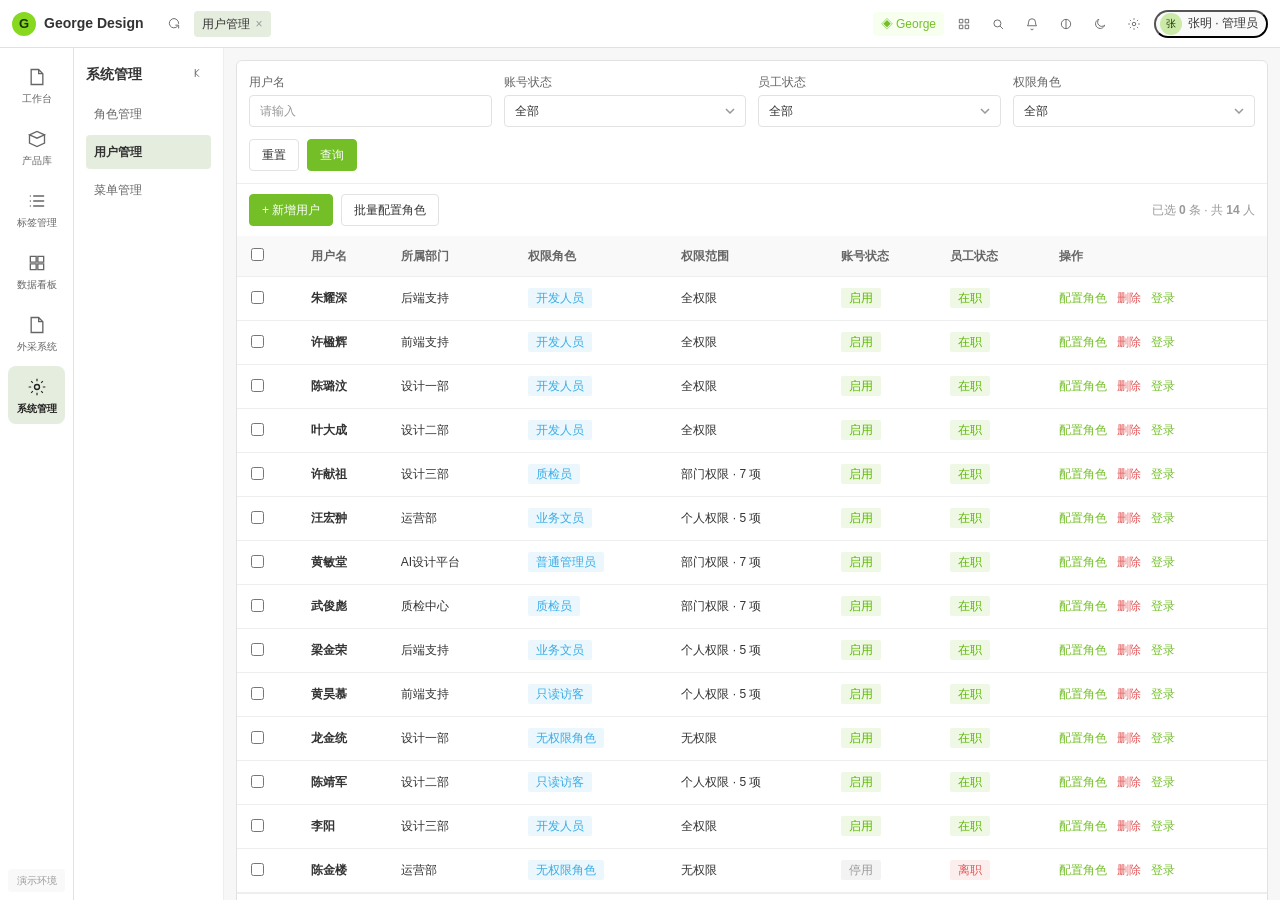
<file: assets/static-kit/assets/pages/sys-users.html>
<!DOCTYPE html>
<html lang="zh-CN">
<head>
  <meta charset="UTF-8">
  <meta name="viewport" content="width=device-width, initial-scale=1">
  <title>用户管理 · 系统管理</title>
  <link rel="stylesheet" href="../css/tokens.css">
  <link rel="stylesheet" href="../css/shell.css">
  <link rel="stylesheet" href="../css/components.css">
</head>
<body data-page="sys-users">
  <template id="page-content">
    <div class="panel">
      <div class="filter-bar">
        <div class="filter-grid" style="--filter-cols:4">
          <div class="filter-item"><label>用户名</label><input class="field" id="f-name" placeholder="请输入"></div>
          <div class="filter-item"><label>账号状态</label><select class="field" id="f-acc"><option value="">全部</option><option>启用</option><option>停用</option></select></div>
          <div class="filter-item"><label>员工状态</label><select class="field" id="f-emp"><option value="">全部</option><option>在职</option><option>离职</option></select></div>
          <div class="filter-item"><label>权限角色</label><select class="field" id="f-role"><option value="">全部</option></select></div>
          <div class="filter-item filter-actions"><button class="btn" id="f-reset">重置</button><button class="btn primary" id="f-go">查询</button></div>
        </div>
      </div>
      <div class="op-bar">
        <div class="op-left"><button class="btn primary" id="op-add">+ 新增用户</button><button class="btn" id="op-batch">批量配置角色</button></div>
        <div class="op-right"><span class="sel-count">已选 <b id="sel-n">0</b> 条 · 共 <b id="total">0</b> 人</span></div>
      </div>
      <div class="table-wrap">
        <table class="g-table">
          <thead><tr>
            <th class="col-check"><input type="checkbox" id="check-all"></th>
            <th>用户名</th><th>所属部门</th><th>权限角色</th><th>权限范围</th><th>账号状态</th><th>员工状态</th><th class="col-op">操作</th>
          </tr></thead>
          <tbody id="rows"></tbody>
        </table>
      </div>
      <div class="list-foot"><div class="list-stats">共 <b id="total2">0</b> 条记录</div></div>
    </div>
  </template>

  <script src="../js/nav-config.js"></script>
  <script src="../js/sys-data.js"></script>
  <script src="../js/shell.js"></script>
  <script>
  window.onShellReady = function (Shell) {
    var state = window.SYS.load();
    var sel = {};
    var ff = { name: '', acc: '', emp: '', role: '' };

    function esc(s) { return String(s == null ? '' : s).replace(/[&<>"]/g, function (c) { return ({ '&': '&amp;', '<': '&lt;', '>': '&gt;', '"': '&quot;' })[c]; }); }
    function roleName(id) { var r = window.SYS.roleById(state, id); return r ? r.name : '未分配权限'; }

    // 角色下拉
    var fr = document.getElementById('f-role');
    state.roles.forEach(function (r) { fr.innerHTML += '<option value="' + r.id + '">' + esc(r.name) + '</option>'; });

    function filtered() {
      return state.users.filter(function (u) {
        if (ff.name && u.name.toLowerCase().indexOf(ff.name.toLowerCase()) < 0) return false;
        if (ff.acc && u.account_status !== ff.acc) return false;
        if (ff.emp && u.employee_status !== ff.emp) return false;
        if (ff.role && u.roleId !== ff.role) return false;
        return true;
      });
    }

    function render() {
      var list = filtered();
      var tb = document.getElementById('rows'); tb.innerHTML = '';
      if (!list.length) tb.innerHTML = '<tr><td colspan="8"><div class="g-empty">没有符合条件的用户</div></td></tr>';
      list.forEach(function (u) {
        var eff = window.SYS.effective(state, u);
        var tr = document.createElement('tr');
        tr.innerHTML =
          '<td class="col-check"><input type="checkbox" data-id="' + u.id + '" ' + (sel[u.id] ? 'checked' : '') + '></td>' +
          '<td style="font-weight:600">' + esc(u.name) + '</td>' +
          '<td>' + esc(u.dept) + '</td>' +
          '<td>' + (u.roleId ? '<span class="tag info">' + esc(roleName(u.roleId)) + '</span>' : '<span class="tag neutral">未分配</span>') + '</td>' +
          '<td>' + eff.scope + (eff.scope !== '全权限' && eff.scope !== '无权限' ? ' · ' + eff.count + ' 项' : '') + '</td>' +
          '<td><span class="tag ' + (u.account_status === '启用' ? 'success' : 'neutral') + '">' + u.account_status + '</span></td>' +
          '<td><span class="tag ' + (u.employee_status === '在职' ? 'success' : 'error') + '">' + u.employee_status + '</span></td>' +
          '<td class="col-op"><div class="row-ops"><button class="link-btn" data-cfg="' + u.id + '">配置角色</button><button class="link-btn danger" data-del="' + u.id + '">删除</button><button class="link-btn" data-login="' + u.id + '">登录</button></div></td>';
        tb.appendChild(tr);
      });
      tb.querySelectorAll('input[type=checkbox]').forEach(function (cb) { cb.onchange = function () { if (cb.checked) sel[cb.dataset.id] = true; else delete sel[cb.dataset.id]; updateSel(); }; });
      tb.querySelectorAll('[data-cfg]').forEach(function (b) { b.onclick = function () { openCfg([b.getAttribute('data-cfg')]); }; });
      tb.querySelectorAll('[data-del]').forEach(function (b) { b.onclick = function () { del(b.getAttribute('data-del')); }; });
      tb.querySelectorAll('[data-login]').forEach(function (b) { b.onclick = function () { Shell.toast('以该用户身份登录(演示)'); }; });
      document.getElementById('total').textContent = state.users.length;
      document.getElementById('total2').textContent = list.length;
      updateSel();
    }
    function updateSel() { document.getElementById('sel-n').textContent = Object.keys(sel).length; }

    function del(id) {
      id = Number(id);
      var u = state.users.filter(function (x) { return x.id === id; })[0]; if (!u) return;
      Shell.openModal({ title: '删除用户', size: 'sm', fullscreenable: false,
        body: '<p style="margin:4px 0">确认删除用户 <b>' + esc(u.name) + '</b>?</p>',
        actions: [ { text: '取消', onClick: Shell.closeModal }, { text: '确认删除', type: 'danger', onClick: function () {
          state.users = state.users.filter(function (x) { return x.id !== id; }); window.SYS.save(state); Shell.closeModal(); Shell.toast('已删除', 'success'); render();
        } } ] });
    }

    // 配置角色:绑定角色 → 实时预览该用户在本系统获得的权限
    function openCfg(ids) {
      ids = ids.map(Number);
      var first = state.users.filter(function (x) { return x.id === ids[0]; })[0];
      var who = ids.length > 1 ? ('已选 ' + ids.length + ' 名用户') : esc(first.name);
      var opts = '<option value="">未分配权限</option>' + state.roles.map(function (r) { return '<option value="' + r.id + '" ' + (ids.length === 1 && first.roleId === r.id ? 'selected' : '') + '>' + esc(r.name) + '(' + r.scope + ')</option>'; }).join('');
      Shell.openModal({
        title: '配置角色 · ' + who, size: 'md',
        body: '<div class="form-item"><div class="f-label">绑定角色 <span class="req">*</span></div><select class="field" id="cfg-role">' + opts + '</select></div>' +
          '<div class="section-head" style="padding:12px 0 8px"><h3>权限预览</h3></div>' +
          '<div id="cfg-preview" style="font-size:12px;color:var(--g-text-sub)"></div>' +
          '<p class="f-tip" style="margin-top:10px;color:var(--g-text-weak)">ℹ 逻辑:用户绑定角色后,即在本系统获得该角色对应的权限范围与可见菜单。</p>',
        actions: [ { text: '取消', onClick: Shell.closeModal }, { text: '确认绑定', type: 'primary', onClick: function () {
          var rid = document.getElementById('cfg-role').value;
          ids.forEach(function (id) { var u = state.users.filter(function (x) { return x.id === id; })[0]; if (u) u.roleId = rid; });
          window.SYS.save(state); Shell.closeModal(); sel = {}; Shell.toast('已绑定角色,权限随之生效', 'success'); render();
        } } ],
        onOpen: function () {
          var selEl = document.getElementById('cfg-role');
          function preview() {
            var r = window.SYS.roleById(state, selEl.value);
            var box = document.getElementById('cfg-preview');
            if (!r) { box.innerHTML = '<span class="tag neutral">无权限</span> 该用户将无任何系统权限。'; return; }
            var titles = window.SYS.titleMap(state.menus);
            var menuNames = r.scope === '全权限' ? ['全部菜单'] : (r.menus || []).map(function (m) { return titles[m] || m; });
            box.innerHTML = '<div style="margin-bottom:6px">权限范围:<span class="perm-badge">' + r.scope + '</span></div>' +
              '<div>可见菜单(' + (r.scope === '全权限' ? '全部' : menuNames.length) + '):' +
              menuNames.map(function (n) { return '<span class="tag neutral" style="margin:2px 4px 2px 0">' + esc(n) + '</span>'; }).join('') + '</div>';
          }
          selEl.onchange = preview; preview();
        }
      });
    }

    document.getElementById('op-add').onclick = function () {
      Shell.openModal({ title: '新增用户', size: 'sm', fullscreenable: false,
        body: '<p style="margin:4px 0">真实环境用户来自统一身份认证(SSO)同步。此处为演示占位,可到各业务系统维护后同步。</p>',
        actions: [{ text: '知道了', type: 'primary', onClick: Shell.closeModal }] });
    };
    document.getElementById('op-batch').onclick = function () {
      var ids = Object.keys(sel); if (!ids.length) { Shell.toast('请先勾选用户', 'error'); return; }
      openCfg(ids);
    };
    document.getElementById('check-all').onchange = function (e) { filtered().forEach(function (u) { if (e.target.checked) sel[u.id] = true; else delete sel[u.id]; }); render(); };
    document.getElementById('f-go').onclick = function () { ff.name = document.getElementById('f-name').value.trim(); ff.acc = document.getElementById('f-acc').value; ff.emp = document.getElementById('f-emp').value; ff.role = document.getElementById('f-role').value; render(); };
    document.getElementById('f-reset').onclick = function () { ['f-name'].forEach(function (id) { document.getElementById(id).value = ''; }); ['f-acc', 'f-emp', 'f-role'].forEach(function (id) { document.getElementById(id).value = ''; }); ff = { name: '', acc: '', emp: '', role: '' }; render(); };
    render();
  };
  </script>
</body>
</html>
</file>
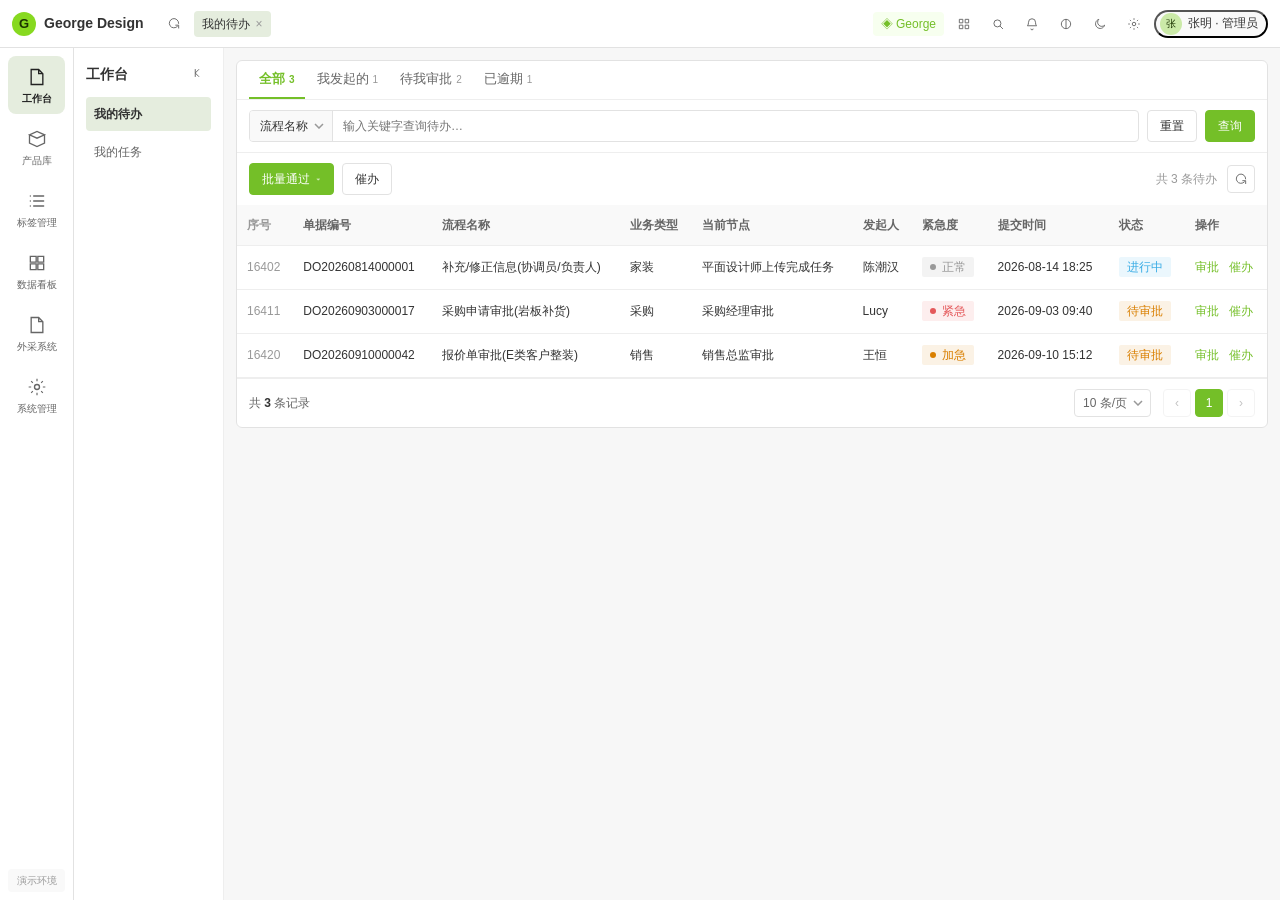
<file: assets/static-kit/assets/pages/todo.html>
<!DOCTYPE html>
<html lang="zh-CN">
<head>
  <meta charset="UTF-8">
  <meta name="viewport" content="width=device-width, initial-scale=1">
  <title>我的待办 · 工作台</title>
  <link rel="stylesheet" href="../css/tokens.css">
  <link rel="stylesheet" href="../css/shell.css">
  <link rel="stylesheet" href="../css/components.css">
</head>
<body data-page="todo-mine">
  <template id="page-content">
    <div class="panel">
      <!-- 页签 (R084~R086) -->
      <div class="list-head">
        <div class="list-tabs" id="tabs">
          <button class="list-tab active" data-tab="all">全部 <span class="count" id="c-all">0</span></button>
          <button class="list-tab" data-tab="mine">我发起的 <span class="count" id="c-mine">0</span></button>
          <button class="list-tab" data-tab="todo">待我审批 <span class="count" id="c-todo">0</span></button>
          <button class="list-tab" data-tab="overdue">已逾期 <span class="count" id="c-overdue">0</span></button>
        </div>
      </div>

      <!-- 一体式搜索 (真实系统) -->
      <div class="filter-inline">
        <div class="search-combo">
          <select id="f-field">
            <option value="title">流程名称</option>
            <option value="id">单据编号</option>
            <option value="applicant">发起人</option>
          </select>
          <input id="f-kw" placeholder="输入关键字查询待办…">
        </div>
        <button class="btn" id="f-reset">重置</button>
        <button class="btn primary" id="f-go">查询</button>
      </div>

      <!-- 操作区 -->
      <div class="op-bar">
        <div class="op-left">
          <button class="btn primary" id="batch-pass">批量通过<span class="caret">▾</span></button>
          <button class="btn" id="batch-urge">催办</button>
        </div>
        <div class="op-right">
          <span class="sel-count" id="sel-count">共 0 条待办</span>
          <button class="icon-btn" title="刷新" id="op-refresh"><svg viewBox="0 0 24 24"><path d="M20 11a8 8 0 10-2 5m2 3v-5h-5" fill="none" stroke="currentColor" stroke-width="1.6" stroke-linecap="round"/></svg></button>
        </div>
      </div>

      <!-- 待办表格:点击行或"审批"进入审批流 -->
      <div class="table-wrap">
        <table class="g-table">
          <thead>
            <tr>
              <th class="col-idx">序号</th>
              <th>单据编号</th>
              <th>流程名称</th>
              <th>业务类型</th>
              <th>当前节点</th>
              <th>发起人</th>
              <th>紧急度</th>
              <th>提交时间</th>
              <th>状态</th>
              <th class="col-op">操作</th>
            </tr>
          </thead>
          <tbody id="rows"></tbody>
        </table>
      </div>

      <!-- 分页 + 统计 -->
      <div class="list-foot">
        <div class="list-stats">共 <b id="total">0</b> 条记录</div>
        <div class="foot-right">
          <select class="page-size"><option>10 条/页</option><option>20 条/页</option></select>
          <div class="pager">
            <button class="pg" disabled>‹</button>
            <button class="pg active">1</button>
            <button class="pg" disabled>›</button>
          </div>
        </div>
      </div>
    </div>

  </template>

  <script src="../js/nav-config.js"></script>
  <script src="../js/data.js"></script>
  <script src="../js/shell.js"></script>
  <script>
  window.onShellReady = function (Shell) {
    var D = window.DEMO_DATA;
    var tag = D.statusTag, utag = D.urgencyTag;
    var state = { tab: 'all', kw: '', field: 'title' };

    // 为演示构造归类:第1条为我发起,其余为待我审批;加急=逾期示例
    D.todos.forEach(function (t, i) {
      t._mine = (i === 0);
      t._todo = (i !== 0);
      t._overdue = (t.urgency === '加急');
    });

    function filtered() {
      return D.todos.filter(function (t) {
        if (state.tab === 'mine' && !t._mine) return false;
        if (state.tab === 'todo' && !t._todo) return false;
        if (state.tab === 'overdue' && !t._overdue) return false;
        if (state.kw) {
          var v = (t[state.field] || '').toString().toLowerCase();
          if (v.indexOf(state.kw.toLowerCase()) < 0) return false;
        }
        return true;
      });
    }

    function counts() {
      document.getElementById('c-all').textContent = D.todos.length;
      document.getElementById('c-mine').textContent = D.todos.filter(function (t) { return t._mine; }).length;
      document.getElementById('c-todo').textContent = D.todos.filter(function (t) { return t._todo; }).length;
      document.getElementById('c-overdue').textContent = D.todos.filter(function (t) { return t._overdue; }).length;
    }

    function openFlow(t) {
      Shell.openApproval({
        title: t.title,
        subtitle: t.id,
        sections: t.sections,
        nodes: t.nodes,
        actions: [
          { text: '驳回', type: 'danger', onClick: function () { Shell.toast('已驳回:' + t.id, 'error'); Shell.closeDrawer(); } },
          { text: '转交', type: '', onClick: function () { Shell.toast('已转交给下一处理人(演示)'); } },
          { text: '同意', type: 'primary', onClick: function () { Shell.toast('审批已通过:' + t.id, 'success'); Shell.closeDrawer(); } }
        ]
      });
    }

    function render() {
      var list = filtered();
      var tb = document.getElementById('rows');
      tb.innerHTML = '';
      if (!list.length) {
        tb.innerHTML = '<tr><td colspan="10"><div class="g-empty">没有符合条件的待办</div></td></tr>';
      } else {
        list.forEach(function (t) {
          var tr = document.createElement('tr');
          tr.style.cursor = 'pointer';
          tr.innerHTML =
            '<td class="col-idx">' + t.seq + '</td>' +
            '<td>' + t.id + '</td>' +
            '<td class="ellipsis">' + t.title + '</td>' +
            '<td>' + t.bizType + '</td>' +
            '<td class="ellipsis">' + t.currentNode + '</td>' +
            '<td>' + t.applicant + '</td>' +
            '<td><span class="tag dot ' + (utag[t.urgency] || 'neutral') + '">' + t.urgency + '</span></td>' +
            '<td>' + t.submitTime + '</td>' +
            '<td><span class="tag ' + (tag[t.status] || 'neutral') + '">' + t.status + '</span></td>' +
            '<td class="col-op"><div class="row-ops">' +
              '<button class="link-btn" data-act="flow">审批</button>' +
              '<button class="link-btn" data-act="urge">催办</button>' +
            '</div></td>';
          tr.addEventListener('click', function (e) {
            var act = e.target.getAttribute('data-act');
            if (act === 'urge') { e.stopPropagation(); Shell.toast('已催办:' + t.id); return; }
            openFlow(t);
          });
          tb.appendChild(tr);
        });
      }
      document.getElementById('total').textContent = list.length;
      document.getElementById('sel-count').textContent = '共 ' + list.length + ' 条待办';
    }

    // 页签
    document.getElementById('tabs').addEventListener('click', function (e) {
      var b = e.target.closest('.list-tab'); if (!b) return;
      [].forEach.call(this.querySelectorAll('.list-tab'), function (x) { x.classList.remove('active'); });
      b.classList.add('active'); state.tab = b.getAttribute('data-tab'); render();
    });
    // 搜索
    document.getElementById('f-go').onclick = function () {
      state.kw = document.getElementById('f-kw').value.trim();
      state.field = document.getElementById('f-field').value; render();
    };
    document.getElementById('f-kw').addEventListener('keydown', function (e) { if (e.key === 'Enter') document.getElementById('f-go').click(); });
    document.getElementById('f-reset').onclick = function () {
      document.getElementById('f-kw').value = ''; state.kw = ''; render();
    };
    document.getElementById('batch-pass').onclick = function () { Shell.toast('批量通过所选待办(演示)', 'success'); };
    document.getElementById('batch-urge').onclick = function () { Shell.toast('已批量催办(演示)'); };
    document.getElementById('op-refresh').onclick = function () { render(); Shell.toast('已刷新'); };
    counts();
    render();
  };
  </script>
</body>
</html>
</file>
<file: assets/static-kit/assets/css/tokens.css>
/* ============================================================
 * George-UI-V3 设计令牌 (Design Tokens)
 * 严格对应 Figma「设计语言 / 布局模块」规范。来源节点:
 *   538:5235 (设计语言)  525:5235 (布局模块)
 * 规则编号见 references/figma/seven-spec-rules.md (R015~R062)
 * 纯静态:所有页面只需引入本文件即可获得统一变量。
 * ============================================================ */

:root {
  /* --- 文本色 (R016) --- */
  --g-text: #333333;          /* 主文本 */
  --g-text-sub: #666666;      /* 次文本 */
  --g-text-weak: #999999;     /* 辅助文本 */
  --g-text-disabled: #bbbfc4; /* 禁用文本 */
  --g-text-inverse: #ffffff;

  /* --- 主操作 / 中性 (R015,R018) --- */
  --g-primary: #222222;       /* 近黑中性(Figma 设计语言主色) */
  --g-primary-hover: #000000;
  /* 主按钮配色:真实系统用绿色主按钮(与 Figma R018 的黑色主按钮不同)。
   * 默认跟随真实系统=绿色;若要严格遵循 Figma 设计语言,改为 var(--g-primary) 即可。 */
  --g-btn-primary-bg: #74bf28;      /* 绿色主按钮(真实系统) */
  --g-btn-primary-bg-hover: #65a81f;
  --g-btn-primary-fg: #ffffff;

  /* --- 品牌主题:绿(默认) (R036~R041) --- */
  --g-brand: #87d920;         /* 主 */
  --g-brand-light: #cbeaa8;   /* 浅 */
  --g-brand-pale: #f7ffef;    /* 淡 */
  --g-brand-dark: #74bf28;    /* 深 */
  --g-brand-gray: #e5edde;    /* 灰(选中态底色) */

  /* --- 状态色 (R017,R057~R062):同一业务状态全局同色 --- */
  --g-success: #5dba00;       /* 通过/启用 */
  --g-info: #39ace5;          /* 进行中 */
  --g-error: #e4585a;         /* 驳回/错误 */
  --g-warning: #d97f00;       /* 待审核/预警 */
  --g-neutral: #999999;       /* 中性/未开始 */

  /* --- 背景与分隔 (R019) --- */
  --g-bg: #f7f7f7;            /* 页面背景 */
  --g-bg-soft: #f9f9f9;       /* 表格浅底 */
  --g-bg-brand-soft: #fafff4; /* 低饱和品牌底 */
  --g-surface: #ffffff;       /* 卡片/模块容器 */
  --g-border: #e2e2e2;        /* 主描边 */
  --g-border-soft: #eeeeee;   /* 次描边 */
  --g-fill-hover: rgba(0, 0, 0, 0.05);

  /* --- 字体 (R020~R024):正文不小于 12px,10px 仅用于导航/角标 --- */
  --g-font: 'Source Han Sans SC', 'PingFang SC', 'Microsoft YaHei', -apple-system, sans-serif;
  --g-fs-10: 10px;            /* 导航/版本号/角标 */
  --g-fs-12: 12px;            /* 正文/表格主用 */
  --g-fs-13: 13px;            /* 页签/卡片标题 */
  --g-fs-14: 14px;            /* 模块标题/强调 */
  --g-fs-16: 16px;            /* 页面/品牌标题 */
  --g-fw-regular: 400;
  --g-fw-bold: 700;
  --g-lh-body: 1.5;           /* 表格正文 150% 行高 (R023) */

  /* --- 圆角 (R025):收敛到 2/4/6/8 --- */
  --g-radius-2: 2px;
  --g-radius-4: 4px;
  --g-radius-6: 6px;
  --g-radius-8: 8px;

  /* --- 间距 (R030):4 的倍数 --- */
  --g-space-4: 4px;
  --g-space-8: 8px;           /* 控件内 */
  --g-space-12: 12px;         /* 布局基准间距 (R077) */
  --g-space-16: 16px;         /* 字段组 */
  --g-space-24: 24px;         /* 模块间 */
  --g-space-32: 32px;

  /* --- 控件/布局尺寸 (R031~R033,R002) --- */
  --g-control-h: 32px;        /* 筛选输入/下拉/全局按钮高度 */
  --g-row-head: 40px;         /* 表头行高 */
  --g-row-body: 44px;         /* 普通数据行高(真实系统偏紧凑) */
  --g-row-pad-y: 6px;         /* 表格内容上下留白 (R102) */

  /* --- 外壳结构 (R063~R083) --- */
  --g-top-h: 48px;            /* 顶部操作区(真实系统约 48) */
  --g-primary-w: 74px;        /* 一级导航 */
  --g-secondary-w: 150px;     /* 二/三级导航(收起为 0;需容纳标题+收起按钮,避免换行) */
  --g-shell-gap: 12px;        /* 内容区与导航/右边距 (R077) */

  --g-shadow-pop: 0 6px 24px rgba(0, 0, 0, 0.12);
  --g-shadow-drawer: -8px 0 32px rgba(0, 0, 0, 0.12);
}

/* 主题切换(多系统视觉区分 R036):给 <html data-theme="purple|blue|orange"> */
html[data-theme='purple'] { --g-brand:#9e7eff; --g-brand-light:#bbaeff; --g-brand-pale:#e5e3fa; --g-brand-dark:#7b63e0; --g-brand-gray:#eceafa; }
html[data-theme='blue']   { --g-brand:#2563ea; --g-brand-light:#6c9aff; --g-brand-pale:#d8e4ff; --g-brand-dark:#2e69e5; --g-brand-gray:#eaedfa; }
html[data-theme='orange'] { --g-brand:#ee8720; --g-brand-light:#f6c38f; --g-brand-pale:#fdf3e8; --g-brand-dark:#d96e00; --g-brand-gray:#f4f1ef; }
</file>
<file: assets/static-kit/assets/css/shell.css>
/* ============================================================
 * George-UI-V3 外壳布局 (Shell)
 * 对应 Figma「布局说明」810:11928 (R063~R083)
 * 顶部操作区 52 / 一级导航 74 / 二级导航 100(可收起 0) / 内容区满宽
 * 关键:内容区自适应满宽左对齐,与导航、页面右侧各留 12px (R077,R082)
 * ============================================================ */

* { box-sizing: border-box; }
html, body { height: 100%; margin: 0; }
body {
  font-family: var(--g-font);
  font-size: var(--g-fs-12);
  line-height: var(--g-lh-body);
  color: var(--g-text);
  background: var(--g-bg);
}

.sys-shell { position: fixed; inset: 0; overflow: hidden; isolation: isolate; }

/* ---------- 顶部操作区 (R065,R078:常驻固定,不随内容滚动) ---------- */
.sys-top {
  position: absolute; inset: 0 0 auto; height: var(--g-top-h);
  display: flex; align-items: center; gap: var(--g-space-12);
  padding: 0 var(--g-space-12);
  background: var(--g-surface);
  border-bottom: 1px solid var(--g-border);
  z-index: 30;
}
.sys-brand {
  flex: none; display: flex; align-items: center; gap: var(--g-space-8);
  font-size: var(--g-fs-14); font-weight: var(--g-fw-bold); white-space: nowrap; padding-right: 4px;
}
.sys-brand .logo {
  width: 24px; height: 24px; border-radius: 50%; flex: none;
  background: var(--g-brand); color: #1b3300;
  display: flex; align-items: center; justify-content: center; font-size: 13px; font-weight: 700;
}
/* 工作页签:已打开页面,可关闭(真实系统) */
.sys-worktabs { display: flex; align-items: center; gap: 6px; flex: 1; min-width: 0; overflow: hidden; }
.sys-worktab { height: 26px; padding: 0 8px; display: inline-flex; align-items: center; gap: 6px; border-radius: var(--g-radius-4); background: var(--g-bg-soft); color: var(--g-text-sub); font-size: var(--g-fs-12); white-space: nowrap; cursor: pointer; }
.sys-worktab.active { background: var(--g-brand-gray); color: var(--g-text); }
.sys-worktab .x { color: var(--g-text-weak); font-size: 12px; }
.sys-worktab .x:hover { color: var(--g-error); }
.sys-tools { display: flex; align-items: center; gap: 6px; flex: none; }
.sys-tenant { display: inline-flex; align-items: center; gap: 4px; height: 24px; padding: 0 8px; border-radius: var(--g-radius-4); background: var(--g-brand-pale); color: var(--g-brand-dark); font-size: var(--g-fs-12); }
.sys-icon-btn {
  height: 28px; width: 28px; flex: none;
  border: 1px solid transparent; background: transparent; border-radius: 50%;
  display: inline-flex; align-items: center; justify-content: center; cursor: pointer; color: var(--g-text-sub);
}
.sys-icon-btn:hover { background: var(--g-fill-hover); color: var(--g-text); }
.sys-icon-btn svg { width: 16px; height: 16px; }
.sys-identity {
  height: 28px; padding: 0 8px 0 4px; display: inline-flex; align-items: center; gap: 6px;
  border-radius: 14px; background: var(--g-bg-soft);
  cursor: pointer; font-size: var(--g-fs-12); color: var(--g-text);
}
.sys-identity .avatar { width: 22px; height: 22px; border-radius: 50%; background: var(--g-brand-light); display:flex; align-items:center; justify-content:center; font-size:10px; color:#1b3300; }

/* ---------- 一级导航 (R070~R074:常驻左侧,铺满一屏) ---------- */
.sys-primary {
  position: absolute; left: 0; top: var(--g-top-h); bottom: 0; width: var(--g-primary-w);
  display: flex; flex-direction: column; border-right: 1px solid var(--g-border);
  background: var(--g-surface); z-index: 20;
}
.sys-primary-items { flex: 1; min-height: 0; overflow: auto; display: flex; flex-direction: column; gap: var(--g-space-4); padding: var(--g-space-8); scrollbar-width: none; }
.sys-primary-items::-webkit-scrollbar { display: none; }
.sys-primary-item {
  min-height: 58px; padding: 8px 2px; border: 0; border-radius: var(--g-radius-8); background: transparent;
  display: flex; flex-direction: column; align-items: center; justify-content: center; gap: 6px;
  font-size: var(--g-fs-10); line-height: 1.1; color: var(--g-text-sub); cursor: pointer; text-decoration: none; text-align: center;
}
.sys-primary-item svg { width: 20px; height: 20px; }
.sys-primary-item:hover { background: var(--g-fill-hover); }
.sys-primary-item.active { background: var(--g-brand-gray); color: var(--g-primary); font-weight: var(--g-fw-bold); }
.sys-env { margin: var(--g-space-8); padding: 4px 0; border-radius: var(--g-radius-4); background: var(--g-bg-soft); color: var(--g-text-weak); text-align: center; font-size: var(--g-fs-10); flex: none; }

/* ---------- 二/三级导航 (R075,R076:无下级则不显示;收起宽度归零) ---------- */
.sys-secondary {
  position: absolute; left: var(--g-primary-w); top: var(--g-top-h); bottom: 0; width: var(--g-secondary-w);
  overflow: auto; padding: 0 var(--g-space-12); border-right: 1px solid var(--g-border-soft);
  background: var(--g-surface); z-index: 20; scrollbar-width: thin;
}
.sys-secondary h2 { font-size: var(--g-fs-14); margin: 16px 0 12px; font-weight: var(--g-fw-bold); white-space: nowrap; overflow: hidden; text-overflow: ellipsis; flex: 1; min-width: 0; }
/* 二级导航头部:标题 + 收起按钮同行,按钮不参与压缩,标题永不换行 */
.sys-secondary .sec-head { display: flex; align-items: center; justify-content: space-between; gap: 4px; }
.sys-secondary .sec-head .sys-icon-btn { flex: none; }
.sys-group { border-bottom: 1px solid var(--g-border-soft); padding-bottom: 8px; margin-bottom: 8px; }
.sys-group > .g-title { display: flex; align-items: center; justify-content: space-between; cursor: pointer; padding: 8px 0; font-size: var(--g-fs-14); font-weight: var(--g-fw-bold); }
.sys-leaf { display: block; width: 100%; text-align: left; padding: 8px; border: 0; border-radius: var(--g-radius-4); background: none; font-size: var(--g-fs-12); color: var(--g-text-sub); margin-bottom: 4px; cursor: pointer; text-decoration: none; }
.sys-leaf:hover { background: var(--g-fill-hover); }
.sys-leaf.active { background: var(--g-brand-gray); color: var(--g-text); font-weight: var(--g-fw-bold); }

/* 收起态:二级导航宽度归零,内容区立即补齐释放空间,不留空白 (R076) */
.sys-shell[data-secondary='collapsed'], .sys-shell[data-secondary='none'] { --g-secondary-w: 0px; }
.sys-shell[data-secondary='collapsed'] .sys-secondary,
.sys-shell[data-secondary='none'] .sys-secondary { width: 0; padding: 0; border: 0; visibility: hidden; }

/* ---------- 内容区:满宽左对齐铺开 (R077,R078,R082) ---------- */
.sys-content {
  position: absolute; top: var(--g-top-h);
  left: calc(var(--g-primary-w) + var(--g-secondary-w) + var(--g-shell-gap));
  right: var(--g-shell-gap); bottom: 0;
  padding: var(--g-space-12) 0 var(--g-space-12) 0;
  overflow: auto; overscroll-behavior: contain; z-index: 1;
  container-type: inline-size;
}
/* 页面主体:铺满内容区宽度,从左到右展开,不设 max-width、不居中 */
.sys-page { width: 100%; min-height: 100%; display: flow-root; }

/* ---------- 浮层:抽屉/弹窗挂最高层,避免被内容区裁切 (R081) ---------- */
.sys-overlay { position: fixed; inset: 0; z-index: 100; display: none; }
.sys-overlay.open { display: block; }
.sys-overlay .mask { position: absolute; inset: 0; background: rgba(0, 0, 0, 0.35); }
</file>
<file: assets/static-kit/assets/css/components.css>
/* ============================================================
 * George-UI-V3 组件样式 (Components) — 对齐真实系统密度与模式
 * Figma:列表 810:11927 / 卡片 810:11926 / 详情 810:11925 / 表单 824:20053
 * 规则编号见 seven-spec-rules.md (R084~R175)
 * ============================================================ */

/* ---------------- 通用页面骨架 ---------------- */
.page-head { display: flex; align-items: center; justify-content: space-between; margin-bottom: var(--g-space-12); }
.page-title { font-size: var(--g-fs-16); font-weight: var(--g-fw-bold); margin: 0; }
.page-desc { color: var(--g-text-weak); font-size: var(--g-fs-12); margin: 2px 0 0; }
.panel { background: var(--g-surface); border: 1px solid var(--g-border); border-radius: var(--g-radius-6); }
.panel + .panel { margin-top: var(--g-space-12); }

/* ---------------- 按钮 (R032,R094~R096) ---------------- */
.btn {
  height: var(--g-control-h); padding: 0 12px; border-radius: var(--g-radius-4);
  border: 1px solid var(--g-border); background: var(--g-surface); color: var(--g-text);
  font-family: inherit; font-size: var(--g-fs-12); cursor: pointer; text-decoration: none;
  display: inline-flex; align-items: center; justify-content: center; gap: 4px; white-space: nowrap;
}
.btn:hover { border-color: var(--g-brand-dark); color: var(--g-brand-dark); }
.btn.primary { background: var(--g-btn-primary-bg); border-color: var(--g-btn-primary-bg); color: var(--g-btn-primary-fg); }
.btn.primary:hover { background: var(--g-btn-primary-bg-hover); border-color: var(--g-btn-primary-bg-hover); color: #fff; }
.btn.ghost { border: 0; background: transparent; color: var(--g-text-sub); padding: 0 8px; }
.btn.ghost:hover { background: var(--g-fill-hover); color: var(--g-text); }
.btn:disabled { cursor: not-allowed; opacity: 0.4; }
.btn.sm { height: 26px; padding: 0 8px; }
/* 下拉型按钮(真实系统工具栏:上传产品▾ 全量下载▾) */
.btn .caret { font-size: 9px; opacity: 0.7; margin-left: 2px; }
.link-btn { border: 0; background: none; color: var(--g-brand-dark); cursor: pointer; font-size: var(--g-fs-12); padding: 0; font-family: inherit; white-space: nowrap; display: inline-flex; align-items: center; gap: 2px; text-decoration: none; }
.link-btn:hover { color: #65a81f; text-decoration: none; }
.link-btn.danger { color: var(--g-error); }
.icon-btn { width: 28px; height: 28px; border: 1px solid var(--g-border); background: var(--g-surface); border-radius: var(--g-radius-4); display: inline-flex; align-items: center; justify-content: center; cursor: pointer; color: var(--g-text-sub); flex: none; }
.icon-btn:hover { color: var(--g-brand-dark); border-color: var(--g-brand-dark); }
.icon-btn svg { width: 15px; height: 15px; }

/* ---------------- 标签 / 状态 (R017,R026,R057) ---------------- */
.tag { display: inline-flex; align-items: center; height: 20px; padding: 0 8px; border-radius: var(--g-radius-2); font-size: var(--g-fs-12); line-height: 1; background: var(--g-bg-soft); color: var(--g-text-sub); }
.tag.dot::before { content: ''; width: 6px; height: 6px; border-radius: 50%; margin-right: 6px; background: currentColor; }
.tag.success { color: var(--g-success); background: rgba(93, 186, 0, 0.1); }
.tag.info    { color: var(--g-info);    background: rgba(57, 172, 229, 0.1); }
.tag.error   { color: var(--g-error);   background: rgba(228, 88, 90, 0.1); }
.tag.warning { color: var(--g-warning); background: rgba(217, 127, 0, 0.1); }
.tag.neutral { color: var(--g-neutral); background: rgba(153, 153, 153, 0.12); }

/* ---------------- 列表区:页签 (R084~R086) —— 真实系统:小号文字页签 + 右侧漏斗 ---------------- */
.list-head { display: flex; align-items: center; justify-content: space-between; padding: 0 12px; border-bottom: 1px solid var(--g-border-soft); }
.list-tabs { display: flex; align-items: center; gap: 2px; overflow-x: auto; scrollbar-width: none; }
.list-tabs::-webkit-scrollbar { display: none; }
.list-tab { height: 38px; padding: 0 10px; border: 0; background: none; font-size: var(--g-fs-13, 13px); color: var(--g-text-sub); cursor: pointer; white-space: nowrap; display: inline-flex; align-items: center; gap: 4px; border-bottom: 2px solid transparent; font-family: inherit; }
.list-tab.active { color: var(--g-brand-dark); font-weight: var(--g-fw-bold); border-bottom-color: var(--g-brand-dark); }
.list-tab .count { font-size: var(--g-fs-10); color: var(--g-text-weak); }
.list-tab.active .count { color: var(--g-brand-dark); }

/* ---------------- 搜索筛选区:一体式(真实系统) + 栅格两种 ---------------- */
/* 一体式:[下拉 | 输入框………][重置][查询] */
.filter-inline { display: flex; align-items: center; gap: 8px; padding: 10px 12px; border-bottom: 1px solid var(--g-border-soft); }
.search-combo { flex: 1; min-width: 0; display: flex; align-items: center; height: var(--g-control-h); border: 1px solid var(--g-border); border-radius: var(--g-radius-4); overflow: hidden; background: var(--g-surface); }
.search-combo select { height: 100%; border: 0; border-right: 1px solid var(--g-border); background: var(--g-bg-soft); padding: 0 24px 0 10px; font-family: inherit; font-size: var(--g-fs-12); color: var(--g-text); flex: none; appearance: none; background-image: url("data:image/svg+xml,%3Csvg xmlns='http://www.w3.org/2000/svg' width='10' height='6' viewBox='0 0 10 6'%3E%3Cpath d='M1 1l4 4 4-4' stroke='%23999' fill='none' stroke-width='1.5'/%3E%3C/svg%3E"); background-repeat: no-repeat; background-position: right 8px center; }
.search-combo input { flex: 1; min-width: 0; height: 100%; border: 0; outline: none; padding: 0 10px; font-family: inherit; font-size: var(--g-fs-12); color: var(--g-text); background: transparent; }
/* 栅格式:复杂多条件时用 2/3/4/5 列 (R088) */
.filter-bar { padding: 12px; border-bottom: 1px solid var(--g-border-soft); }
.filter-grid { display: grid; grid-template-columns: repeat(var(--filter-cols, 4), 1fr); gap: 12px; align-items: end; }
.filter-item { min-width: 0; display: flex; flex-direction: column; gap: 4px; }
.filter-item > label { font-size: var(--g-fs-12); color: var(--g-text-sub); }
.filter-item.filter-actions { flex-direction: row; align-items: center; justify-content: flex-start; gap: 8px; }

.field { height: var(--g-control-h); width: 100%; padding: 0 10px; border: 1px solid var(--g-border); border-radius: var(--g-radius-4); background: var(--g-surface); font-family: inherit; font-size: var(--g-fs-12); color: var(--g-text); }
.field:focus { outline: none; border-color: var(--g-brand-dark); box-shadow: 0 0 0 2px var(--g-brand-pale); }
.field::placeholder { color: var(--g-text-weak); }
.field:disabled { background: var(--g-bg-soft); color: var(--g-text-disabled); cursor: not-allowed; }
select.field { appearance: none; background-image: url("data:image/svg+xml,%3Csvg xmlns='http://www.w3.org/2000/svg' width='10' height='6' viewBox='0 0 10 6'%3E%3Cpath d='M1 1l4 4 4-4' stroke='%23999' fill='none' stroke-width='1.5'/%3E%3C/svg%3E"); background-repeat: no-repeat; background-position: right 10px center; padding-right: 26px; }
textarea.field { height: auto; min-height: 72px; padding: 8px 10px; resize: vertical; }

/* ---------------- 操作工具栏 (R006,R094,R097,R098) ---------------- */
.op-bar { display: flex; align-items: center; justify-content: space-between; gap: 8px; padding: 10px 12px; }
.op-left { display: flex; align-items: center; gap: 8px; flex-wrap: wrap; }
.op-right { display: flex; align-items: center; gap: 10px; flex: none; }
.op-right .sel-count { color: var(--g-text-weak); font-size: var(--g-fs-12); }

/* ---------------- 表格 (R007,R033,R102~R108) ---------------- */
.table-wrap { overflow-x: auto; }
table.g-table { width: 100%; border-collapse: collapse; font-size: var(--g-fs-12); }
table.g-table th { height: var(--g-row-head); background: var(--g-bg-soft); color: var(--g-text-sub); font-weight: var(--g-fw-bold); text-align: left; padding: 0 10px; white-space: nowrap; border-bottom: 1px solid var(--g-border-soft); }
table.g-table td { height: var(--g-row-body); padding: var(--g-row-pad-y) 10px; text-align: left; border-bottom: 1px solid var(--g-border-soft); vertical-align: middle; color: var(--g-text); }
table.g-table tbody tr:hover { background: var(--g-brand-pale); }
table.g-table td.ellipsis, table.g-table th.ellipsis { max-width: 200px; overflow: hidden; text-overflow: ellipsis; white-space: nowrap; }
table.g-table td.num, table.g-table th.num { text-align: right; font-variant-numeric: tabular-nums; }
table.g-table .col-check, table.g-table .col-op, table.g-table .col-idx { white-space: nowrap; }
table.g-table .col-idx { color: var(--g-text-weak); }
/* 操作列固定在右侧 (R108) */
table.g-table th.col-op, table.g-table td.col-op { position: sticky; right: 0; background: var(--g-surface); box-shadow: -6px 0 8px -6px rgba(0,0,0,0.12); }
table.g-table th.col-op { background: var(--g-bg-soft); }
table.g-table tbody tr:hover td.col-op { background: var(--g-brand-pale); }
.row-ops { display: flex; align-items: center; gap: 10px; }
/* 主图缩略图单元格 (R122,R123) */
.cell-thumb { width: 48px; height: 34px; border-radius: var(--g-radius-2); object-fit: cover; display: block; background: var(--g-bg-soft); }
.thumb-ph { width: 48px; height: 34px; border-radius: var(--g-radius-2); background: var(--g-bg-soft); display: flex; align-items: center; justify-content: center; font-size: 10px; color: var(--g-text-weak); }

/* ---------------- 分页 + 统计 (R112~R117) —— 真实系统完整分页器 ---------------- */
.list-foot { display: flex; align-items: center; justify-content: space-between; gap: 12px; padding: 10px 12px; border-top: 1px solid var(--g-border-soft); flex-wrap: wrap; }
.list-stats { color: var(--g-text-sub); font-size: var(--g-fs-12); }
.list-stats b { color: var(--g-text); font-weight: var(--g-fw-bold); }
.foot-right { display: flex; align-items: center; gap: 12px; }
.page-size { height: 28px; border: 1px solid var(--g-border); border-radius: var(--g-radius-4); background: var(--g-surface); font-family: inherit; font-size: var(--g-fs-12); color: var(--g-text-sub); padding: 0 22px 0 8px; appearance: none; background-image: url("data:image/svg+xml,%3Csvg xmlns='http://www.w3.org/2000/svg' width='10' height='6' viewBox='0 0 10 6'%3E%3Cpath d='M1 1l4 4 4-4' stroke='%23999' fill='none' stroke-width='1.5'/%3E%3C/svg%3E"); background-repeat: no-repeat; background-position: right 7px center; }
.pager { display: flex; align-items: center; gap: 4px; }
.pager .pg { min-width: 28px; height: 28px; padding: 0 6px; border: 1px solid var(--g-border); background: var(--g-surface); border-radius: var(--g-radius-4); cursor: pointer; font-size: var(--g-fs-12); color: var(--g-text-sub); display: inline-flex; align-items: center; justify-content: center; }
.pager .pg:hover:not(:disabled):not(.active) { border-color: var(--g-brand-dark); color: var(--g-brand-dark); }
.pager .pg.active { border-color: var(--g-brand-dark); background: var(--g-brand-dark); color: #fff; }
.pager .pg:disabled { opacity: 0.4; cursor: not-allowed; }

/* ---------------- 卡片列表 (R118~R133) ---------------- */
.card-grid { display: grid; grid-template-columns: repeat(var(--card-cols, 4), 1fr); gap: 12px; padding: 12px; }
.g-card { border: 1px solid var(--g-border); border-radius: var(--g-radius-6); background: var(--g-surface); overflow: hidden; display: flex; flex-direction: column; }
.g-card:hover { border-color: var(--g-brand); box-shadow: 0 2px 12px rgba(0,0,0,0.06); }
.g-card .thumb { aspect-ratio: 4 / 3; background: var(--g-bg-soft); overflow: hidden; }
.g-card .thumb img { width: 100%; height: 100%; object-fit: cover; display: block; }
.g-card .body { padding: 10px 12px; display: flex; flex-direction: column; gap: 5px; flex: 1; }
.g-card .c-title { font-size: var(--g-fs-13, 13px); font-weight: var(--g-fw-bold); overflow: hidden; text-overflow: ellipsis; white-space: nowrap; }
.g-card .c-field { font-size: var(--g-fs-12); color: var(--g-text-sub); overflow: hidden; text-overflow: ellipsis; white-space: nowrap; }
.g-card .c-ops { display: flex; align-items: center; gap: 10px; padding: 8px 12px; border-top: 1px solid var(--g-border-soft); }

/* ---------------- 详情 (R134~R153) —— 支持左信息 + 右流程记录两栏 ---------------- */
.detail-cols { display: grid; grid-template-columns: 1fr 300px; gap: 12px; align-items: start; }
.detail-main { min-width: 0; display: flex; flex-direction: column; gap: 12px; }
.detail-side { min-width: 0; }
@container (max-width: 920px) { .detail-cols { grid-template-columns: 1fr; } }

.detail-steps { display: flex; align-items: flex-start; gap: 0; padding: 14px 16px; flex-wrap: wrap; }
.detail-step { flex: 1; min-width: 120px; display: flex; flex-direction: column; gap: 4px; padding-right: 16px; }
.detail-step .s-dot { width: 20px; height: 20px; border-radius: 50%; display: flex; align-items: center; justify-content: center; font-size: 11px; background: var(--g-bg-soft); color: var(--g-text-weak); }
.detail-step.done .s-dot { background: var(--g-success); color: #fff; }
.detail-step.current .s-dot { background: var(--g-brand-dark); color: #fff; }
.detail-step .s-label { font-size: var(--g-fs-12); color: var(--g-text-sub); }
.detail-step.current .s-label { color: var(--g-text); font-weight: var(--g-fw-bold); }

.section-head { display: flex; align-items: center; justify-content: space-between; padding: 10px 16px; border-bottom: 1px solid var(--g-border-soft); }
.section-head h3 { margin: 0; font-size: var(--g-fs-14); font-weight: var(--g-fw-bold); border-left: 3px solid var(--g-brand); padding-left: 8px; }
/* 信息栅格:真实详情偏密集,默认 4 列、紧凑行 (R147,R148,R149) */
.info-grid { display: grid; grid-template-columns: repeat(var(--info-cols, 4), 1fr); gap: 10px 16px; padding: 14px 16px; }
.info-item { min-width: 0; display: flex; gap: 6px; font-size: var(--g-fs-12); line-height: 1.6; }
.info-item .k { color: var(--g-text-weak); flex: none; }
.info-item .k::after { content: '：'; }
.info-item .v { color: var(--g-text); word-break: break-word; min-width: 0; }
.info-item.wide { grid-column: 1 / -1; }

/* 流程记录时间线(真实详情右侧) (R141,R142) */
.flow-panel { background: var(--g-surface); border: 1px solid var(--g-border); border-radius: var(--g-radius-6); }
.flow-list { padding: 14px 16px; }
.flow-item { position: relative; padding: 0 0 16px 20px; border-left: 1px solid var(--g-border); }
.flow-item:last-child { border-left-color: transparent; padding-bottom: 0; }
.flow-item::before { content: ''; position: absolute; left: -5px; top: 2px; width: 9px; height: 9px; border-radius: 50%; background: var(--g-success); }
.flow-item.pending::before { background: var(--g-neutral); }
.flow-head { display: flex; align-items: center; justify-content: space-between; gap: 8px; }
.flow-head .f-title { font-size: var(--g-fs-13, 13px); font-weight: var(--g-fw-bold); color: var(--g-text); }
.flow-head .f-time { font-size: var(--g-fs-10); color: var(--g-text-weak); flex: none; }
.flow-actor { display: flex; align-items: center; gap: 6px; margin-top: 6px; font-size: var(--g-fs-12); color: var(--g-text-sub); }
.flow-actor .avatar { width: 20px; height: 20px; border-radius: 50%; background: var(--g-brand-light); display: flex; align-items: center; justify-content: center; font-size: 10px; color: #1b3300; flex: none; }
.flow-note { margin-top: 6px; font-size: var(--g-fs-12); color: var(--g-text-sub); background: var(--g-bg-soft); border-radius: var(--g-radius-4); padding: 6px 8px; }

/* ---------------- 表单 (R154~R175) ---------------- */
.form-module { padding: 14px 16px; }
.form-module + .form-module { border-top: 1px solid var(--g-border-soft); }
.form-module > .m-title { font-size: var(--g-fs-14); font-weight: var(--g-fw-bold); margin: 0 0 12px; border-left: 3px solid var(--g-brand); padding-left: 8px; }
.form-grid { display: grid; grid-template-columns: repeat(var(--form-cols, 3), 1fr); gap: 14px 16px; align-items: start; }
.form-item { min-width: 0; display: flex; flex-direction: column; gap: 4px; }
.form-item > .f-label { font-size: var(--g-fs-12); color: var(--g-text-sub); display: flex; align-items: center; gap: 4px; }
.form-item > .f-label .req { color: var(--g-error); }
.form-item > .f-label .hint { color: var(--g-text-weak); font-weight: 400; }
.form-item .f-tip { font-size: var(--g-fs-10); color: var(--g-text-weak); }
.form-item.error .field { border-color: var(--g-error); }
.form-item.error .f-tip { color: var(--g-error); }
.form-item.wide { grid-column: 1 / -1; }

/* ---------------- 抽屉 ---------------- */
.drawer { position: absolute; top: 0; right: 0; bottom: 0; width: min(1040px, 86vw); max-width: none; background: var(--g-bg); box-shadow: var(--g-shadow-drawer); display: flex; flex-direction: column; transform: translateX(100%); transition: transform 0.2s ease; }
.sys-overlay.open .drawer { transform: none; }
.drawer-head { flex: none; height: 48px; display: flex; align-items: center; justify-content: space-between; padding: 0 16px; background: var(--g-surface); border-bottom: 1px solid var(--g-border); }
.drawer-head h3 { margin: 0; font-size: var(--g-fs-14); font-weight: var(--g-fw-bold); }
.drawer-body { flex: 1; min-height: 0; overflow: auto; padding: 12px; }
.drawer-foot { flex: none; display: flex; align-items: center; justify-content: flex-end; gap: 8px; padding: 10px 16px; background: var(--g-surface); border-top: 1px solid var(--g-border); }

/* ---------------- 审批流面板(宽面板:左详情 + 右审批节点,对齐真实 OA 审批详情) ---------------- */
.drawer.approval { left: auto; width: min(1280px, 94vw); max-width: none; background: var(--g-bg); container-type: inline-size; }
.approval-flow { flex: 1; min-height: 0; display: grid; grid-template-columns: minmax(0, 1fr) 340px; }
.af-main { min-width: 0; overflow: auto; padding: 12px; display: flex; flex-direction: column; gap: 12px; background: var(--g-bg); }
.af-section { background: var(--g-surface); border: 1px solid var(--g-border); border-radius: var(--g-radius-6); }
.af-section .section-head { border-bottom: 1px solid var(--g-border-soft); }
.af-side { min-width: 0; display: flex; flex-direction: column; background: var(--g-surface); border-left: 1px solid var(--g-border); }
.af-side > .section-head { flex: none; }
.af-nodes { flex: 1; min-height: 0; overflow: auto; }
.flow-item .f-dur { margin-left: auto; font-size: var(--g-fs-10); color: var(--g-text-weak); flex: none; }
.node-badge { flex: none; margin-left: 8px; font-size: var(--g-fs-10); padding: 1px 6px; border-radius: var(--g-radius-2); }
.node-badge.skipped { color: var(--g-text-weak); background: var(--g-bg-soft); }
.node-badge.done { color: var(--g-success); background: rgba(93, 186, 0, 0.1); }
.flow-item.node-current::before { background: var(--g-brand-dark); box-shadow: 0 0 0 3px var(--g-brand-pale); }
.flow-item.node-current { background: var(--g-brand-pale); border-radius: var(--g-radius-4); margin-left: -8px; padding-left: 28px; padding-top: 6px; padding-right: 8px; }
.flow-item.node-skipped { opacity: 0.72; }
.node-inline-ops { margin-top: 8px; display: flex; gap: 12px; }
.af-actions { flex: none; display: flex; align-items: center; justify-content: flex-end; gap: 8px; padding: 10px 14px; border-top: 1px solid var(--g-border); background: var(--g-surface); }
.btn.danger-outline { color: var(--g-error); border-color: var(--g-error); background: var(--g-surface); }
.btn.danger-outline:hover { background: rgba(228, 88, 90, 0.08); color: var(--g-error); border-color: var(--g-error); }
@container (max-width: 760px) { .approval-flow { grid-template-columns: 1fr; } .af-side { border-left: 0; border-top: 1px solid var(--g-border); } }

/* ---------------- 居中弹窗 modal(相对视口居中,最高层级,防错位) ---------------- */
.modal-wrap { position: fixed; inset: 0; z-index: 300; display: flex; align-items: center; justify-content: center; padding: 24px; opacity: 0; transition: opacity 0.18s ease; }
.modal-wrap.open { opacity: 1; }
.modal-mask { position: absolute; inset: 0; background: rgba(0, 0, 0, 0.45); }
.modal { position: relative; display: flex; flex-direction: column; width: 640px; max-width: calc(100vw - 48px); max-height: calc(100vh - 48px); background: var(--g-surface); border-radius: var(--g-radius-8); box-shadow: 0 12px 48px rgba(0, 0, 0, 0.2); overflow: hidden; transform: translateY(8px) scale(0.98); transition: transform 0.18s ease; }
.modal-wrap.open .modal { transform: none; }
.modal.size-sm { width: 420px; }
.modal.size-md { width: 640px; }
.modal.size-lg { width: 900px; }
.modal.size-xl { width: 1100px; }
.modal.full { width: calc(100vw - 32px) !important; height: calc(100vh - 32px); max-height: none; }
.modal-head { flex: none; height: 48px; display: flex; align-items: center; justify-content: space-between; gap: 8px; padding: 0 10px 0 16px; background: var(--g-brand-pale); border-bottom: 1px solid var(--g-border-soft); }
.modal-head h3 { margin: 0; font-size: var(--g-fs-14); font-weight: var(--g-fw-bold); color: var(--g-text); overflow: hidden; text-overflow: ellipsis; white-space: nowrap; }
.modal-head-tools { display: flex; align-items: center; gap: 2px; flex: none; }
.modal-head-tools .sys-icon-btn { border: 0; background: transparent; color: var(--g-text-sub); }
.modal-head-tools .sys-icon-btn:hover { background: rgba(0, 0, 0, 0.06); color: var(--g-text); }
.modal-body { flex: 1; min-height: 0; overflow: auto; padding: 16px; background: var(--g-bg); }
.modal-foot { flex: none; display: flex; align-items: center; justify-content: flex-end; gap: 8px; padding: 10px 16px; background: var(--g-surface); border-top: 1px solid var(--g-border); }

/* 文件上传拖拽区(表单弹窗常用) */
.upload-dnd { border: 1px dashed var(--g-border); border-radius: var(--g-radius-4); background: var(--g-bg-soft); color: var(--g-text-weak); text-align: center; padding: 24px; font-size: var(--g-fs-12); cursor: pointer; }
.upload-dnd:hover { border-color: var(--g-brand); color: var(--g-brand-dark); }
.upload-dnd .u-hint { margin-top: 6px; font-size: var(--g-fs-10); }

/* ---------------- 轻提示 toast ---------------- */
.g-toast { position: fixed; top: 60px; left: 50%; transform: translateX(-50%); z-index: 200; background: var(--g-text); color: #fff; padding: 8px 16px; border-radius: var(--g-radius-4); font-size: var(--g-fs-12); box-shadow: var(--g-shadow-pop); opacity: 0; transition: opacity 0.2s; }
.g-toast.show { opacity: 1; }
.g-toast.success { background: var(--g-success); }
.g-toast.error { background: var(--g-error); }

/* ---------------- 空态 ---------------- */
.g-empty { padding: 48px 0; text-align: center; color: var(--g-text-weak); font-size: var(--g-fs-12); }
/* 注:不再提供右下角浮动按钮(FAB)。真实系统无此元素,且绝对定位的 FAB 会盖住表格底部行的操作列,
 * 导致"最后几行按钮点不动"的错位 bug。需要辅助入口请放进顶部操作工具栏,不要悬浮覆盖内容。 */

/* ---------------- 系统管理:单选组 / 权限树 / 菜单树(固定三页复用) ---------------- */
.radio-row { display: flex; align-items: center; gap: 16px; flex-wrap: wrap; }
.radio-row label { display: inline-flex; align-items: center; gap: 5px; font-size: var(--g-fs-12); color: var(--g-text); cursor: pointer; }
.radio-row input { accent-color: var(--g-brand-dark); }

.perm-tree { border: 1px solid var(--g-border); border-radius: var(--g-radius-4); max-height: 320px; overflow: auto; padding: 8px 10px; background: var(--g-surface); }
.perm-tools { display: flex; align-items: center; gap: 16px; margin-bottom: 8px; }
.perm-tools label { display: inline-flex; align-items: center; gap: 5px; font-size: var(--g-fs-12); color: var(--g-text-sub); cursor: pointer; }
.perm-group { border-bottom: 1px dashed var(--g-border-soft); padding: 6px 0; }
.perm-group:last-child { border-bottom: 0; }
.perm-group > .pg-head { display: flex; align-items: center; gap: 6px; font-size: var(--g-fs-12); font-weight: var(--g-fw-bold); color: var(--g-text); }
.perm-group > .pg-head label { display: inline-flex; align-items: center; gap: 5px; cursor: pointer; }
.perm-children { padding: 6px 0 2px 24px; display: flex; flex-wrap: wrap; gap: 6px 18px; }
.perm-leaf { display: inline-flex; align-items: center; gap: 5px; font-size: var(--g-fs-12); color: var(--g-text-sub); cursor: pointer; }
.tree-caret { width: 14px; height: 14px; display: inline-flex; align-items: center; justify-content: center; cursor: pointer; color: var(--g-text-weak); flex: none; user-select: none; }
.tree-caret.collapsed { transform: rotate(-90deg); }

.menu-caret { display: inline-flex; align-items: center; justify-content: center; width: 16px; height: 16px; cursor: pointer; color: var(--g-text-weak); vertical-align: middle; }
.menu-caret.collapsed { transform: rotate(-90deg); }
.menu-caret.leaf { visibility: hidden; }
.perm-badge { font-size: var(--g-fs-10); padding: 1px 6px; border-radius: var(--g-radius-2); background: var(--g-brand-pale); color: var(--g-brand-dark); }

/* ---------------- 容器适配 (R083,R119,R150,R158) ---------------- */
@container (max-width: 1280px) { .info-grid { --info-cols: 3; } }
@container (max-width: 1100px) { .info-grid { --info-cols: 2; } .form-grid { --form-cols: 2; } .card-grid { --card-cols: 3; } .filter-grid { --filter-cols: 3; } }
@container (max-width: 760px)  { .info-grid { --info-cols: 1; } .form-grid { --form-cols: 1; } .card-grid { --card-cols: 2; } .filter-grid { --filter-cols: 2; } }
</file>
